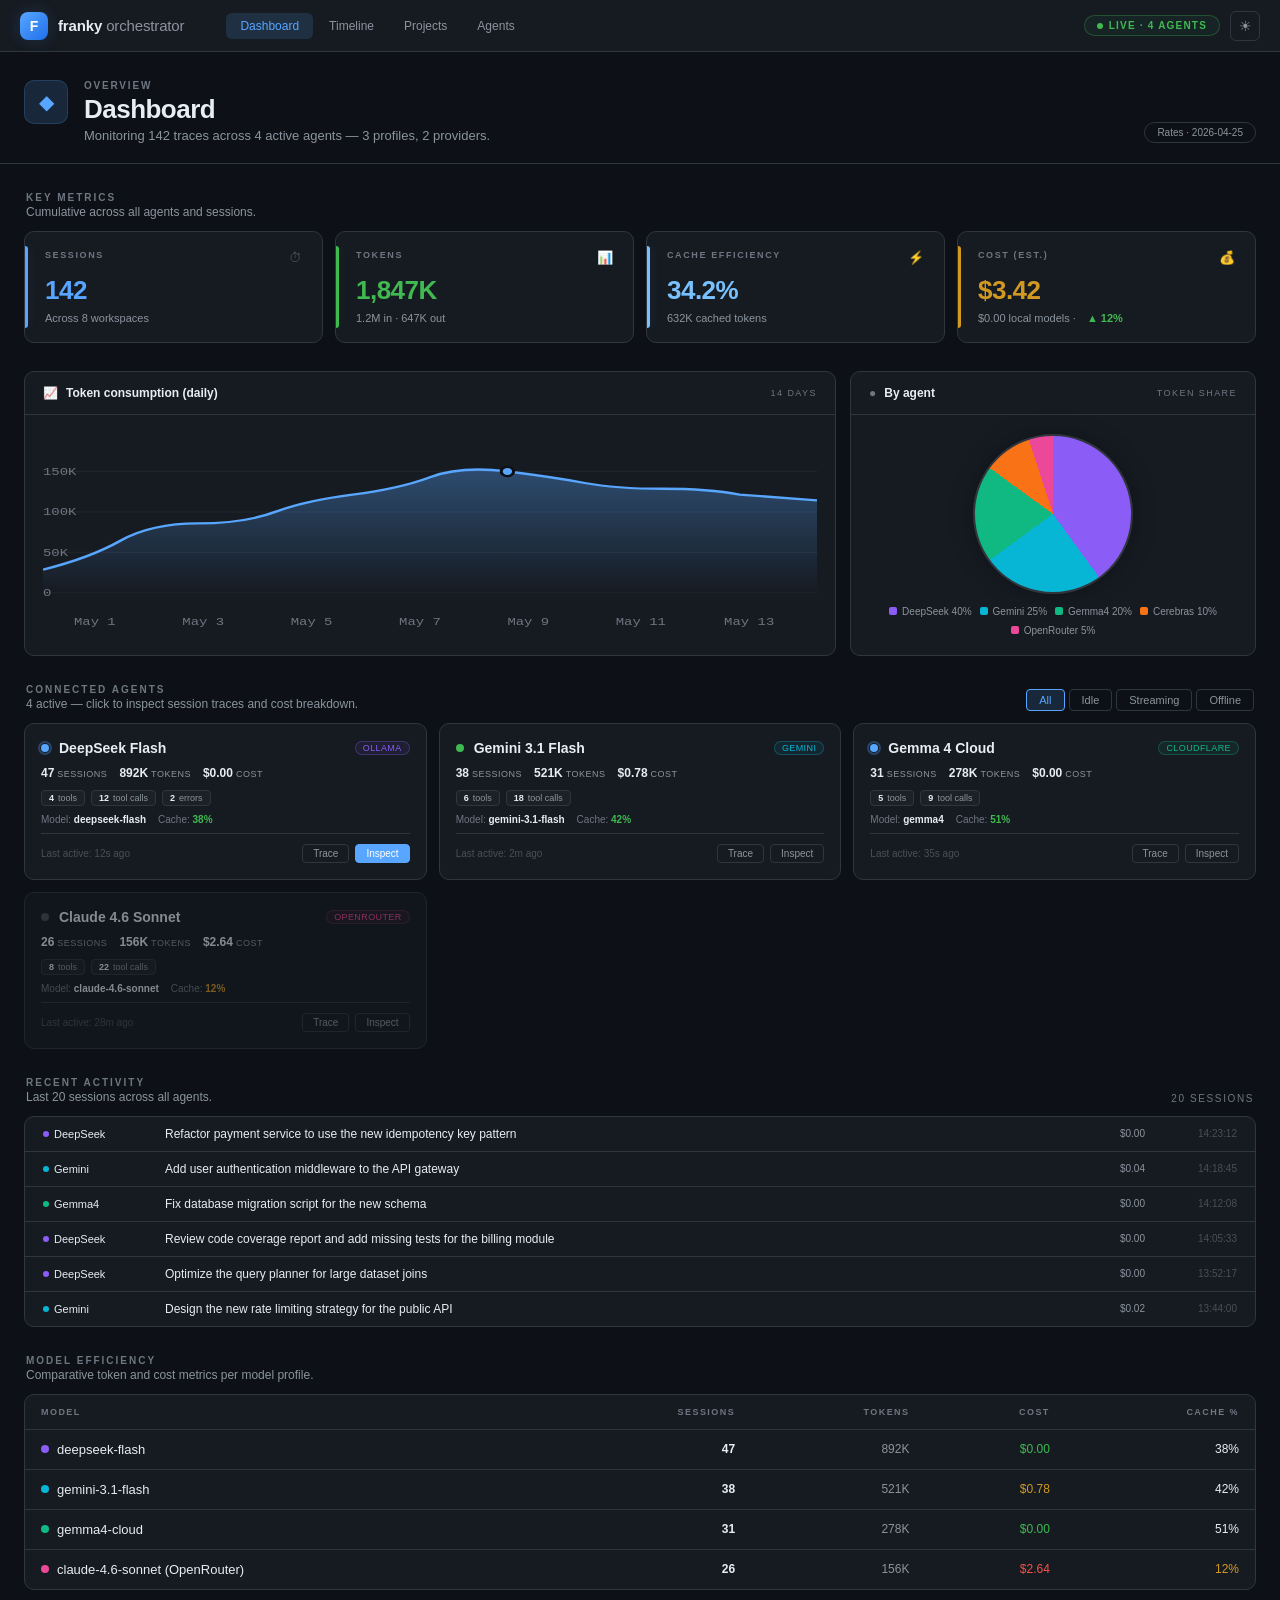
<file: docs/wireframes/wireframe-1-analytics-dashboard.html>
<!DOCTYPE html>
<html lang="en">
<head>
<meta charset="utf-8">
<title>Wireframe 1 — Franky Analytics Dashboard</title>
<style>
*, *::before, *::after { box-sizing: border-box; margin: 0; padding: 0; }

:root {
  --bg: #0d1117;
  --panel: #161b22;
  --panel-raised: #1c2128;
  --border: #30363d;
  --border-strong: #444c56;
  --text: #e6edf3;
  --text-muted: #8b949e;
  --text-dim: #6e7681;
  --text-faint: #484f58;
  --accent: #58a6ff;
  --accent-glow: rgba(88,166,255,0.15);
  --success: #3fb950;
  --success-glow: rgba(63,185,80,0.12);
  --warn: #d29922;
  --warn-glow: rgba(210,153,34,0.12);
  --error: #f85149;
  --info: #79c0ff;

  --radius: 6px;
  --radius-lg: 10px;

  --profile-deepseek: #8b5cf6;
  --profile-gemini: #06b6d4;
  --profile-gemma4: #10b981;
  --profile-cerebras: #f97316;
  --profile-openrouter: #ec4899;
  --profile-lmstudio: #14b8a6;
}

body {
  font-family: -apple-system, BlinkMacSystemFont, "Segoe UI", Helvetica, Arial, sans-serif;
  font-size: 13px;
  background: var(--bg);
  color: var(--text);
  min-height: 100vh;
  display: flex;
  flex-direction: column;
}

/* ── Header ──────────────────────────────────────────────────── */
.header {
  display: flex; align-items: center; gap: 14px;
  padding: 0 20px; height: 52px;
  background: var(--panel);
  border-bottom: 1px solid var(--border);
  flex-shrink: 0;
}
.header-brand {
  display: flex; align-items: center; gap: 10px;
}
.header-brand-logo {
  width: 28px; height: 28px;
  border-radius: 8px;
  background: linear-gradient(135deg, var(--accent), #1f6feb);
  display: grid; place-items: center;
  font-size: 14px; font-weight: 800; color: #fff;
  box-shadow: 0 0 16px var(--accent-glow);
}
.header-brand-name {
  font-size: 15px; font-weight: 700; letter-spacing: -0.01em;
}
.header-brand-name span { font-weight: 400; color: var(--text-muted); }
.header-nav {
  display: flex; gap: 2px; margin-left: 28px;
}
.header-nav a {
  padding: 6px 14px; border-radius: var(--radius);
  font-size: 12px; font-weight: 500;
  color: var(--text-muted); text-decoration: none;
  transition: background 120ms, color 120ms;
}
.header-nav a:hover { color: var(--text); background: rgba(255,255,255,0.04); }
.header-nav a.active {
  color: var(--accent);
  background: var(--accent-glow);
}
.spacer { flex: 1; }
.header-actions {
  display: flex; align-items: center; gap: 10px;
}
.live-pill {
  display: flex; align-items: center; gap: 6px;
  font-size: 10px; font-weight: 600; text-transform: uppercase;
  letter-spacing: 0.12em; color: var(--success);
  padding: 4px 12px;
  border: 1px solid rgba(63,185,80,0.3);
  border-radius: 20px;
  background: rgba(63,185,80,0.06);
}
.live-pill .ping {
  width: 6px; height: 6px; border-radius: 50%;
  background: var(--success);
  animation: ping 1.4s ease-in-out infinite;
}
@keyframes ping {
  0%, 100% { opacity: 1; transform: scale(1); }
  50% { opacity: 0.4; transform: scale(1.4); }
}
.theme-btn {
  width: 30px; height: 30px; border-radius: var(--radius);
  border: 1px solid var(--border); background: transparent;
  color: var(--text-muted); cursor: pointer;
  display: grid; place-items: center;
  font-size: 14px;
}
.theme-btn:hover { border-color: var(--border-strong); color: var(--text); }

/* ── Page header ─────────────────────────────────────────────── */
.page-header {
  padding: 28px 24px 20px;
  border-bottom: 1px solid var(--border);
  display: flex; align-items: flex-end; justify-content: space-between;
}
.page-header-left { display: flex; align-items: flex-start; gap: 16px; }
.page-header-icon {
  width: 44px; height: 44px; border-radius: var(--radius-lg);
  background: var(--accent-glow);
  border: 1px solid rgba(88,166,255,0.2);
  display: grid; place-items: center;
  font-size: 20px; color: var(--accent);
}
.page-header h1 {
  font-size: 26px; font-weight: 700; letter-spacing: -0.02em;
  line-height: 1.1;
}
.page-header .eyebrow {
  font-size: 10px; font-weight: 600; text-transform: uppercase;
  letter-spacing: 0.18em; color: var(--text-dim);
  margin-bottom: 4px;
}
.page-header .desc {
  font-size: 13px; color: var(--text-muted);
  margin-top: 4px; max-width: 520px;
}

/* ── Main ────────────────────────────────────────────────────── */
main { flex: 1; overflow-y: auto; padding: 0 24px 40px; }

/* ── Section ─────────────────────────────────────────────────── */
.section { margin-top: 28px; }
.section-header {
  display: flex; align-items: flex-end; justify-content: space-between;
  margin-bottom: 12px; padding: 0 2px;
}
.section-title {
  font-size: 10px; font-weight: 700; text-transform: uppercase;
  letter-spacing: 0.2em; color: var(--text-dim);
}
.section-desc {
  font-size: 12px; color: var(--text-muted); margin-top: 2px;
}
.section-actions { display: flex; gap: 8px; }

/* ── KPI Strip ───────────────────────────────────────────────── */
.kpi-grid {
  display: grid;
  grid-template-columns: repeat(auto-fit, minmax(200px, 1fr));
  gap: 12px;
}
.kpi-tile {
  position: relative; overflow: hidden;
  border-radius: var(--radius-lg);
  border: 1px solid var(--border);
  background: var(--panel);
  padding: 18px 20px;
  transition: border-color 150ms;
}
.kpi-tile:hover { border-color: var(--border-strong); }
.kpi-tile-accent {
  position: absolute; left: 0; top: 14px; bottom: 14px;
  width: 3px; border-radius: 0 3px 3px 0;
}
.kpi-tile-top {
  display: flex; align-items: flex-start; justify-content: space-between;
}
.kpi-tile-label {
  font-size: 9px; font-weight: 700; text-transform: uppercase;
  letter-spacing: 0.18em; color: var(--text-dim);
}
.kpi-tile-icon { color: var(--text-faint); }
.kpi-tile-value {
  margin-top: 10px;
  font-size: 26px; font-weight: 700;
  letter-spacing: -0.02em; font-variant-numeric: tabular-nums;
}
.kpi-tile-hint {
  margin-top: 6px;
  font-size: 11px; color: var(--text-muted); font-variant-numeric: tabular-nums;
}
.kpi-tile-delta {
  display: inline-flex; align-items: center; gap: 3px;
  font-size: 11px; font-weight: 600; margin-left: 8px;
}
.kpi-tile-delta.up { color: var(--success); }
.kpi-tile-delta.down { color: var(--error); }

/* ── Chart cards ─────────────────────────────────────────────── */
.chart-grid {
  display: grid;
  grid-template-columns: 2fr 1fr;
  gap: 14px;
}
.chart-card {
  border-radius: var(--radius-lg);
  border: 1px solid var(--border);
  background: var(--panel);
  overflow: hidden;
}
.chart-card-header {
  display: flex; align-items: center; justify-content: space-between;
  padding: 14px 18px;
  border-bottom: 1px solid var(--border);
}
.chart-card-title {
  font-size: 12px; font-weight: 600;
  display: flex; align-items: center; gap: 8px;
}
.chart-card-eyebrow {
  font-size: 9px; text-transform: uppercase; letter-spacing: 0.16em;
  color: var(--text-dim);
}
.chart-body {
  padding: 16px 18px;
  height: 240px;
  position: relative;
}

/* ── Mock SVG chart ─────────────────────────────────────────── */
.mock-chart { width: 100%; height: 100%; }
.mock-chart .grid-line { stroke: rgba(255,255,255,0.04); stroke-width: 1; }
.mock-chart .axis-label { fill: var(--text-dim); font-size: 9px; font-family: monospace; }
.mock-chart .area-fill { fill: url(#area-grad); }
.mock-chart .area-line { stroke: var(--accent); stroke-width: 2; fill: none; }

/* ── Agent bar chart (mock) ──────────────────────────────────── */
.agent-bars { display: flex; flex-direction: column; gap: 10px; margin-top: 8px; }
.agent-bar-row { display: flex; align-items: center; gap: 10px; }
.agent-bar-label {
  width: 80px; font-size: 11px; font-weight: 500;
  display: flex; align-items: center; gap: 6px;
  flex-shrink: 0;
}
.agent-bar-label .dot { width: 7px; height: 7px; border-radius: 50%; flex-shrink: 0; }
.agent-bar-track {
  flex: 1; height: 18px;
  background: rgba(255,255,255,0.04);
  border-radius: 9px; overflow: hidden;
  position: relative;
}
.agent-bar-fill {
  height: 100%; border-radius: 9px;
  transition: width 300ms;
}
.agent-bar-val {
  width: 60px; text-align: right;
  font-size: 11px; font-weight: 600; font-variant-numeric: tabular-nums;
  color: var(--text-muted); flex-shrink: 0;
}

/* ── Model pie (mock) ────────────────────────────────────────── */
.pie-mock {
  width: 160px; height: 160px; border-radius: 50%;
  margin: 0 auto;
  background: conic-gradient(
    var(--profile-deepseek) 0deg 144deg,
    var(--profile-gemini) 144deg 234deg,
    var(--profile-gemma4) 234deg 306deg,
    var(--profile-cerebras) 306deg 342deg,
    var(--profile-openrouter) 342deg 360deg
  );
  border: 2px solid var(--border);
  box-shadow: 0 0 24px rgba(0,0,0,0.3);
}
.pie-legend {
  display: flex; flex-wrap: wrap; gap: 8px; justify-content: center;
  margin-top: 12px;
}
.pie-legend-item {
  display: flex; align-items: center; gap: 5px;
  font-size: 10px; color: var(--text-muted);
}
.pie-legend-swatch {
  width: 8px; height: 8px; border-radius: 2px; flex-shrink: 0;
}

/* ── Agent grid ──────────────────────────────────────────────── */
.agent-grid {
  display: grid;
  grid-template-columns: repeat(auto-fill, minmax(310px, 1fr));
  gap: 12px;
}
.agent-card {
  border-radius: var(--radius-lg);
  border: 1px solid var(--border);
  background: var(--panel);
  padding: 16px;
  cursor: pointer;
  transition: border-color 150ms, background 150ms;
  position: relative;
}
.agent-card:hover {
  border-color: rgba(88,166,255,0.35);
  background: var(--panel-raised);
}
.agent-card-head {
  display: flex; align-items: center; gap: 10px;
  margin-bottom: 10px;
}
.agent-status-dot {
  width: 8px; height: 8px; border-radius: 50%; flex-shrink: 0;
  position: relative;
}
.agent-status-dot.idle { background: var(--success); }
.agent-status-dot.streaming {
  background: var(--accent);
  animation: pulse 1.2s ease-in-out infinite;
}
.agent-status-dot.error { background: var(--error); }
.agent-status-dot.offline { background: var(--text-faint); }
@keyframes pulse { 0%,100% { opacity: 1; } 50% { opacity: 0.3; } }

/* Streaming glow ring */
.agent-status-dot.streaming::after {
  content: '';
  position: absolute; inset: -3px;
  border-radius: 50%;
  border: 2px solid var(--accent);
  opacity: 0.3;
  animation: ring-pulse 1.8s ease-out infinite;
}
@keyframes ring-pulse {
  0% { transform: scale(0.8); opacity: 0.6; }
  100% { transform: scale(1.4); opacity: 0; }
}

.agent-name { font-weight: 600; font-size: 14px; }
.agent-profile-tag {
  font-size: 9px; text-transform: uppercase; letter-spacing: 0.4px;
  padding: 1px 7px; border-radius: 8px;
  border: 1px solid var(--border);
  color: var(--text-muted); margin-left: auto; white-space: nowrap;
}
.agent-profile-accent {
  font-size: 9px; text-transform: uppercase; letter-spacing: 0.4px;
  padding: 1px 7px; border-radius: 8px; border: 1px solid;
  margin-left: auto; white-space: nowrap;
}

/* ── Stats row ───────────────────────────────────────────────── */
.agent-stats {
  display: flex; gap: 12px; margin-bottom: 10px; flex-wrap: wrap;
}
.agent-stats .stat { display: flex; gap: 3px; align-items: baseline; }
.agent-stats .stat .val {
  font-weight: 600; font-size: 12px;
  color: var(--text); font-variant-numeric: tabular-nums;
}
.agent-stats .stat .lbl {
  font-size: 9px; color: var(--text-muted); text-transform: uppercase;
  letter-spacing: 0.5px;
}

/* ── Tool badges ─────────────────────────────────────────────── */
.agent-tools {
  display: flex; gap: 6px; margin-bottom: 8px; flex-wrap: wrap;
}
.agent-tools .tool-badge {
  font-size: 9px; padding: 2px 7px; border-radius: 4px;
  background: var(--panel-raised); border: 1px solid var(--border);
  color: var(--text-muted);
  display: flex; gap: 4px; align-items: center;
}
.agent-tools .tool-badge .count {
  color: var(--text); font-weight: 600;
}

/* ── Footer meta ─────────────────────────────────────────────── */
.agent-footer {
  display: flex; align-items: center; justify-content: space-between;
  margin-top: 6px; padding-top: 10px;
  border-top: 1px solid var(--border);
}
.agent-last-seen { font-size: 10px; color: var(--text-faint); }
.agent-actions { display: flex; gap: 6px; }
.agent-actions button {
  padding: 3px 10px; font-size: 10px; font-family: inherit;
  border: 1px solid var(--border); border-radius: 4px;
  background: transparent; color: var(--text-muted); cursor: pointer;
  transition: all 120ms;
}
.agent-actions button:hover {
  border-color: var(--accent); color: var(--accent);
  background: var(--accent-glow);
}

/* ── Empty state ─────────────────────────────────────────────── */
.empty-state {
  display: flex; flex-direction: column; align-items: center;
  text-align: center; gap: 12px; padding: 48px 20px;
}
.empty-icon {
  width: 48px; height: 48px; border-radius: var(--radius-lg);
  border: 1px solid var(--border); background: var(--panel);
  display: grid; place-items: center;
  font-size: 22px; color: var(--text-faint);
}
.empty-title { font-size: 15px; font-weight: 600; color: var(--text); }
.empty-desc { font-size: 13px; color: var(--text-muted); max-width: 400px; line-height: 1.5; }

/* ── Toolbar ─────────────────────────────────────────────────── */
.toolbar {
  display: flex; align-items: center; gap: 10px;
  padding: 8px 0;
  flex-wrap: wrap;
}
.toolbar input {
  background: var(--panel); border: 1px solid var(--border);
  border-radius: var(--radius); color: var(--text);
  padding: 6px 12px; font-size: 13px; font-family: inherit;
  width: 260px; outline: none;
}
.toolbar input:focus { border-color: var(--accent); }
.toolbar input::placeholder { color: var(--text-faint); }

.filter-group { display: flex; gap: 4px; }
.filter-btn {
  padding: 4px 12px; border: 1px solid var(--border);
  border-radius: 4px; background: transparent;
  color: var(--text-muted); font-size: 11px; cursor: pointer;
  font-family: inherit; transition: all 120ms;
}
.filter-btn:hover { border-color: rgba(88,166,255,0.4); color: var(--text); }
.filter-btn.active {
  background: var(--accent-glow); border-color: var(--accent); color: var(--accent);
}

/* ── Recent activity table ───────────────────────────────────── */
.activity-card {
  border-radius: var(--radius-lg);
  border: 1px solid var(--border);
  background: var(--panel);
  overflow: hidden;
}
.activity-list { max-height: 480px; overflow-y: auto; }
.activity-row {
  display: flex; align-items: center; gap: 12px;
  padding: 10px 18px;
  border-bottom: 1px solid var(--border);
  cursor: pointer; transition: background 80ms;
}
.activity-row:last-child { border-bottom: none; }
.activity-row:hover { background: rgba(255,255,255,0.02); }
.activity-row .agent-id {
  display: flex; align-items: center; gap: 5px;
  width: 110px; flex-shrink: 0; font-size: 11px;
}
.activity-row .agent-id .dot { width: 6px; height: 6px; border-radius: 50%; }
.activity-row .msg {
  flex: 1; font-size: 12px; color: var(--text);
  white-space: nowrap; overflow: hidden; text-overflow: ellipsis;
}
.activity-row .time {
  font-size: 10px; color: var(--text-faint); font-variant-numeric: tabular-nums;
  width: 80px; text-align: right; flex-shrink: 0;
}
.activity-row .cost {
  font-size: 10px; color: var(--text-muted); font-variant-numeric: tabular-nums;
  width: 60px; text-align: right; flex-shrink: 0;
}

/* ── Scrollbar ───────────────────────────────────────────────── */
::-webkit-scrollbar { width: 6px; }
::-webkit-scrollbar-track { background: transparent; }
::-webkit-scrollbar-thumb { background: var(--border); border-radius: 3px; }
::-webkit-scrollbar-thumb:hover { background: var(--border-strong); }
</style>
</head>
<body>

<!-- ═══════════════════ HEADER ═══════════════════ -->
<header class="header">
  <div class="header-brand">
    <div class="header-brand-logo">F</div>
    <div class="header-brand-name">franky<span> orchestrator</span></div>
  </div>
  <nav class="header-nav">
    <a href="#" class="active">Dashboard</a>
    <a href="#">Timeline</a>
    <a href="#">Projects</a>
    <a href="#">Agents</a>
  </nav>
  <div class="spacer"></div>
  <div class="header-actions">
    <span class="live-pill">
      <span class="ping"></span>
      Live · 4 agents
    </span>
    <button class="theme-btn" title="Toggle theme">☀</button>
  </div>
</header>

<!-- ═══════════════════ PAGE HEADER ═══════════════════ -->
<div class="page-header">
  <div class="page-header-left">
    <div class="page-header-icon">◆</div>
    <div>
      <div class="eyebrow">Overview</div>
      <h1>Dashboard</h1>
      <div class="desc">Monitoring 142 traces across 4 active agents — 3 profiles, 2 providers.</div>
    </div>
  </div>
  <div style="display:flex;gap:8px;">
    <span style="font-size:10px;padding:4px 12px;border-radius:20px;border:1px solid var(--border);color:var(--text-muted);">
      Rates · 2026-04-25
    </span>
  </div>
</div>

<!-- ═══════════════════ MAIN ═══════════════════ -->
<main>

  <!-- ─── KPI Strip ─── -->
  <section class="section">
    <div class="section-header">
      <div>
        <div class="section-title">Key metrics</div>
        <div class="section-desc">Cumulative across all agents and sessions.</div>
      </div>
    </div>
    <div class="kpi-grid">
      <div class="kpi-tile">
        <div class="kpi-tile-accent" style="background:var(--accent);box-shadow:0 0 12px var(--accent-glow);"></div>
        <div class="kpi-tile-top">
          <span class="kpi-tile-label">Sessions</span>
          <span class="kpi-tile-icon">⏱</span>
        </div>
        <div class="kpi-tile-value" style="color:var(--accent);">142</div>
        <div class="kpi-tile-hint">Across 8 workspaces</div>
      </div>

      <div class="kpi-tile">
        <div class="kpi-tile-accent" style="background:var(--success);box-shadow:0 0 12px var(--success-glow);"></div>
        <div class="kpi-tile-top">
          <span class="kpi-tile-label">Tokens</span>
          <span class="kpi-tile-icon">📊</span>
        </div>
        <div class="kpi-tile-value" style="color:var(--success);">1,847K</div>
        <div class="kpi-tile-hint">1.2M in · 647K out</div>
      </div>

      <div class="kpi-tile">
        <div class="kpi-tile-accent" style="background:var(--info);box-shadow:0 0 12px rgba(121,192,255,0.15);"></div>
        <div class="kpi-tile-top">
          <span class="kpi-tile-label">Cache efficiency</span>
          <span class="kpi-tile-icon">⚡</span>
        </div>
        <div class="kpi-tile-value" style="color:var(--info);">34.2%</div>
        <div class="kpi-tile-hint">632K cached tokens</div>
      </div>

      <div class="kpi-tile">
        <div class="kpi-tile-accent" style="background:var(--warn);box-shadow:0 0 12px var(--warn-glow);"></div>
        <div class="kpi-tile-top">
          <span class="kpi-tile-label">Cost (est.)</span>
          <span class="kpi-tile-icon">💰</span>
        </div>
        <div class="kpi-tile-value" style="color:var(--warn);">$3.42</div>
        <div class="kpi-tile-hint">
          $0.00 local models ·
          <span class="kpi-tile-delta up">▲ 12%</span>
        </div>
      </div>
    </div>
  </section>

  <!-- ─── Charts: Area + Pie ─── -->
  <section class="section">
    <div class="chart-grid">
      <!-- Daily area chart -->
      <div class="chart-card">
        <div class="chart-card-header">
          <div class="chart-card-title">
            <span style="color:var(--accent);">📈</span> Token consumption (daily)
          </div>
          <span class="chart-card-eyebrow">14 days</span>
        </div>
        <div class="chart-body">
          <svg class="mock-chart" viewBox="0 0 500 180" preserveAspectRatio="none">
            <defs>
              <linearGradient id="area-grad" x1="0" y1="0" x2="0" y2="1">
                <stop offset="0%" stop-color="#58a6ff" stop-opacity="0.35"/>
                <stop offset="100%" stop-color="#58a6ff" stop-opacity="0"/>
              </linearGradient>
            </defs>
            <!-- Grid -->
            <line class="grid-line" x1="0" y1="140" x2="500" y2="140"/>
            <line class="grid-line" x1="0" y1="105" x2="500" y2="105"/>
            <line class="grid-line" x1="0" y1="70" x2="500" y2="70"/>
            <line class="grid-line" x1="0" y1="35" x2="500" y2="35"/>
            <!-- Area -->
            <path class="area-fill" d="M0,140 L0,120 Q30,110 50,95 T100,80 T150,70 T200,55 T250,40 T300,35 T350,45 T400,50 T450,55 L500,60 L500,140 Z"/>
            <path class="area-line" d="M0,120 Q30,110 50,95 T100,80 T150,70 T200,55 T250,40 T300,35 T350,45 T400,50 T450,55 L500,60"/>
            <!-- Dot at peak -->
            <circle cx="300" cy="35" r="4" fill="#58a6ff" stroke="#0d1117" stroke-width="2"/>
            <!-- X-axis ticks -->
            <text class="axis-label" x="20" y="168">May 1</text>
            <text class="axis-label" x="90" y="168">May 3</text>
            <text class="axis-label" x="160" y="168">May 5</text>
            <text class="axis-label" x="230" y="168">May 7</text>
            <text class="axis-label" x="300" y="168">May 9</text>
            <text class="axis-label" x="370" y="168">May 11</text>
            <text class="axis-label" x="440" y="168">May 13</text>
            <!-- Y-axis labels -->
            <text class="axis-label" x="0" y="143">0</text>
            <text class="axis-label" x="0" y="108">50K</text>
            <text class="axis-label" x="0" y="73">100K</text>
            <text class="axis-label" x="0" y="38">150K</text>
          </svg>
        </div>
      </div>

      <!-- Agent distribution pie -->
      <div class="chart-card">
        <div class="chart-card-header">
          <div class="chart-card-title">
            <span style="color:var(--text-dim);">●</span> By agent
          </div>
          <span class="chart-card-eyebrow">Token share</span>
        </div>
        <div class="chart-body" style="display:flex;flex-direction:column;align-items:center;justify-content:center;">
          <div class="pie-mock"></div>
          <div class="pie-legend">
            <div class="pie-legend-item"><span class="pie-legend-swatch" style="background:var(--profile-deepseek);"></span> DeepSeek 40%</div>
            <div class="pie-legend-item"><span class="pie-legend-swatch" style="background:var(--profile-gemini);"></span> Gemini 25%</div>
            <div class="pie-legend-item"><span class="pie-legend-swatch" style="background:var(--profile-gemma4);"></span> Gemma4 20%</div>
            <div class="pie-legend-item"><span class="pie-legend-swatch" style="background:var(--profile-cerebras);"></span> Cerebras 10%</div>
            <div class="pie-legend-item"><span class="pie-legend-swatch" style="background:var(--profile-openrouter);"></span> OpenRouter 5%</div>
          </div>
        </div>
      </div>
    </div>
  </section>

  <!-- ─── Connected Agents ─── -->
  <section class="section">
    <div class="section-header">
      <div>
        <div class="section-title">Connected agents</div>
        <div class="section-desc">4 active — click to inspect session traces and cost breakdown.</div>
      </div>
      <div class="section-actions">
        <div class="filter-group">
          <button class="filter-btn active">All</button>
          <button class="filter-btn">Idle</button>
          <button class="filter-btn">Streaming</button>
          <button class="filter-btn">Offline</button>
        </div>
      </div>
    </div>

    <div class="agent-grid">
      <!-- Card: DeepSeek Flash (streaming) -->
      <div class="agent-card">
        <div class="agent-card-head">
          <span class="agent-status-dot streaming"></span>
          <span class="agent-name">DeepSeek Flash</span>
          <span class="agent-profile-accent" style="border-color:rgba(139,92,246,0.3);color:var(--profile-deepseek);background:rgba(139,92,246,0.08);">
            ollama
          </span>
        </div>
        <div class="agent-stats">
          <div class="stat"><span class="val">47</span> <span class="lbl">sessions</span></div>
          <div class="stat"><span class="val">892K</span> <span class="lbl">tokens</span></div>
          <div class="stat"><span class="val">$0.00</span> <span class="lbl">cost</span></div>
        </div>
        <div class="agent-tools">
          <span class="tool-badge"><span class="count">4</span> tools</span>
          <span class="tool-badge"><span class="count">12</span> tool calls</span>
          <span class="tool-badge"><span class="count">2</span> errors</span>
        </div>
        <div class="agent-meta-row" style="display:flex;gap:12px;font-size:10px;color:var(--text-dim);margin-bottom:8px;">
          <span>Model: <strong style="color:var(--text);">deepseek-flash</strong></span>
          <span>Cache: <strong style="color:var(--success);">38%</strong></span>
        </div>
        <div class="agent-footer">
          <span class="agent-last-seen">Last active: 12s ago</span>
          <div class="agent-actions">
            <button>Trace</button>
            <button style="background:var(--accent);border-color:var(--accent);color:#fff;">Inspect</button>
          </div>
        </div>
      </div>

      <!-- Card: Gemini (idle) -->
      <div class="agent-card">
        <div class="agent-card-head">
          <span class="agent-status-dot idle"></span>
          <span class="agent-name">Gemini 3.1 Flash</span>
          <span class="agent-profile-accent" style="border-color:rgba(6,182,212,0.3);color:var(--profile-gemini);background:rgba(6,182,212,0.08);">
            gemini
          </span>
        </div>
        <div class="agent-stats">
          <div class="stat"><span class="val">38</span> <span class="lbl">sessions</span></div>
          <div class="stat"><span class="val">521K</span> <span class="lbl">tokens</span></div>
          <div class="stat"><span class="val">$0.78</span> <span class="lbl">cost</span></div>
        </div>
        <div class="agent-tools">
          <span class="tool-badge"><span class="count">6</span> tools</span>
          <span class="tool-badge"><span class="count">18</span> tool calls</span>
        </div>
        <div class="agent-meta-row" style="display:flex;gap:12px;font-size:10px;color:var(--text-dim);margin-bottom:8px;">
          <span>Model: <strong style="color:var(--text);">gemini-3.1-flash</strong></span>
          <span>Cache: <strong style="color:var(--success);">42%</strong></span>
        </div>
        <div class="agent-footer">
          <span class="agent-last-seen">Last active: 2m ago</span>
          <div class="agent-actions">
            <button>Trace</button>
            <button>Inspect</button>
          </div>
        </div>
      </div>

      <!-- Card: Gemma4 Cloud (streaming) -->
      <div class="agent-card">
        <div class="agent-card-head">
          <span class="agent-status-dot streaming"></span>
          <span class="agent-name">Gemma 4 Cloud</span>
          <span class="agent-profile-accent" style="border-color:rgba(16,185,129,0.3);color:var(--profile-gemma4);background:rgba(16,185,129,0.08);">
            cloudflare
          </span>
        </div>
        <div class="agent-stats">
          <div class="stat"><span class="val">31</span> <span class="lbl">sessions</span></div>
          <div class="stat"><span class="val">278K</span> <span class="lbl">tokens</span></div>
          <div class="stat"><span class="val">$0.00</span> <span class="lbl">cost</span></div>
        </div>
        <div class="agent-tools">
          <span class="tool-badge"><span class="count">5</span> tools</span>
          <span class="tool-badge"><span class="count">9</span> tool calls</span>
        </div>
        <div class="agent-meta-row" style="display:flex;gap:12px;font-size:10px;color:var(--text-dim);margin-bottom:8px;">
          <span>Model: <strong style="color:var(--text);">gemma4</strong></span>
          <span>Cache: <strong style="color:var(--success);">51%</strong></span>
        </div>
        <div class="agent-footer">
          <span class="agent-last-seen">Last active: 35s ago</span>
          <div class="agent-actions">
            <button>Trace</button>
            <button>Inspect</button>
          </div>
        </div>
      </div>

      <!-- Card: OpenRouter (offline) -->
      <div class="agent-card" style="opacity:0.55;">
        <div class="agent-card-head">
          <span class="agent-status-dot offline"></span>
          <span class="agent-name">Claude 4.6 Sonnet</span>
          <span class="agent-profile-accent" style="border-color:rgba(236,72,153,0.2);color:var(--profile-openrouter);background:rgba(236,72,153,0.06);">
            openrouter
          </span>
        </div>
        <div class="agent-stats">
          <div class="stat"><span class="val">26</span> <span class="lbl">sessions</span></div>
          <div class="stat"><span class="val">156K</span> <span class="lbl">tokens</span></div>
          <div class="stat"><span class="val">$2.64</span> <span class="lbl">cost</span></div>
        </div>
        <div class="agent-tools">
          <span class="tool-badge"><span class="count">8</span> tools</span>
          <span class="tool-badge"><span class="count">22</span> tool calls</span>
        </div>
        <div class="agent-meta-row" style="display:flex;gap:12px;font-size:10px;color:var(--text-dim);margin-bottom:8px;">
          <span>Model: <strong style="color:var(--text);">claude-4.6-sonnet</strong></span>
          <span>Cache: <strong style="color:var(--warn);">12%</strong></span>
        </div>
        <div class="agent-footer">
          <span class="agent-last-seen">Last active: 28m ago</span>
          <div class="agent-actions">
            <button>Trace</button>
            <button>Inspect</button>
          </div>
        </div>
      </div>
    </div>
  </section>

  <!-- ─── Recent Activity + Model Table ─── -->
  <section class="section">
    <div class="section-header">
      <div>
        <div class="section-title">Recent activity</div>
        <div class="section-desc">Last 20 sessions across all agents.</div>
      </div>
      <div class="section-actions">
        <span style="font-size:10px;letter-spacing:0.16em;text-transform:uppercase;color:var(--text-dim);">20 sessions</span>
      </div>
    </div>

    <div class="activity-card">
      <div class="activity-list">
        <div class="activity-row">
          <div class="agent-id">
            <span class="dot" style="background:var(--profile-deepseek);"></span>
            DeepSeek
          </div>
          <span class="msg">Refactor payment service to use the new idempotency key pattern</span>
          <span class="cost">$0.00</span>
          <span class="time">14:23:12</span>
        </div>
        <div class="activity-row">
          <div class="agent-id">
            <span class="dot" style="background:var(--profile-gemini);"></span>
            Gemini
          </div>
          <span class="msg">Add user authentication middleware to the API gateway</span>
          <span class="cost">$0.04</span>
          <span class="time">14:18:45</span>
        </div>
        <div class="activity-row">
          <div class="agent-id">
            <span class="dot" style="background:var(--profile-gemma4);"></span>
            Gemma4
          </div>
          <span class="msg">Fix database migration script for the new schema</span>
          <span class="cost">$0.00</span>
          <span class="time">14:12:08</span>
        </div>
        <div class="activity-row">
          <div class="agent-id">
            <span class="dot" style="background:var(--profile-deepseek);"></span>
            DeepSeek
          </div>
          <span class="msg">Review code coverage report and add missing tests for the billing module</span>
          <span class="cost">$0.00</span>
          <span class="time">14:05:33</span>
        </div>
        <div class="activity-row">
          <div class="agent-id">
            <span class="dot" style="background:var(--profile-deepseek);"></span>
            DeepSeek
          </div>
          <span class="msg">Optimize the query planner for large dataset joins</span>
          <span class="cost">$0.00</span>
          <span class="time">13:52:17</span>
        </div>
        <div class="activity-row">
          <div class="agent-id">
            <span class="dot" style="background:var(--profile-gemini);"></span>
            Gemini
          </div>
          <span class="msg">Design the new rate limiting strategy for the public API</span>
          <span class="cost">$0.02</span>
          <span class="time">13:44:00</span>
        </div>
      </div>
    </div>
  </section>

  <!-- ─── Model Comparison Table ─── -->
  <section class="section">
    <div class="section-header">
      <div>
        <div class="section-title">Model efficiency</div>
        <div class="section-desc">Comparative token and cost metrics per model profile.</div>
      </div>
    </div>
    <div class="chart-card">
      <div style="overflow-x:auto;">
        <table style="width:100%;border-collapse:collapse;">
          <thead>
            <tr style="border-bottom:1px solid var(--border);">
              <th style="padding:12px 16px;font-size:9px;font-weight:700;text-transform:uppercase;letter-spacing:0.16em;color:var(--text-dim);text-align:left;">Model</th>
              <th style="padding:12px 16px;font-size:9px;font-weight:700;text-transform:uppercase;letter-spacing:0.16em;color:var(--text-dim);text-align:right;">Sessions</th>
              <th style="padding:12px 16px;font-size:9px;font-weight:700;text-transform:uppercase;letter-spacing:0.16em;color:var(--text-dim);text-align:right;">Tokens</th>
              <th style="padding:12px 16px;font-size:9px;font-weight:700;text-transform:uppercase;letter-spacing:0.16em;color:var(--text-dim);text-align:right;">Cost</th>
              <th style="padding:12px 16px;font-size:9px;font-weight:700;text-transform:uppercase;letter-spacing:0.16em;color:var(--text-dim);text-align:right;">Cache %</th>
            </tr>
          </thead>
          <tbody>
            <tr style="border-bottom:1px solid var(--border);">
              <td style="padding:12px 16px;font-size:13px;">
                <span style="display:flex;align-items:center;gap:8px;">
                  <span style="width:8px;height:8px;border-radius:50%;background:var(--profile-deepseek);"></span>
                  deepseek-flash
                </span>
              </td>
              <td style="padding:12px 16px;font-size:12px;font-weight:600;text-align:right;font-variant-numeric:tabular-nums;">47</td>
              <td style="padding:12px 16px;font-size:12px;text-align:right;font-variant-numeric:tabular-nums;color:var(--text-muted);">892K</td>
              <td style="padding:12px 16px;font-size:12px;text-align:right;font-variant-numeric:tabular-nums;color:var(--success);">$0.00</td>
              <td style="padding:12px 16px;font-size:12px;text-align:right;font-variant-numeric:tabular-nums;color:var(--text);">38%</td>
            </tr>
            <tr style="border-bottom:1px solid var(--border);">
              <td style="padding:12px 16px;">
                <span style="display:flex;align-items:center;gap:8px;">
                  <span style="width:8px;height:8px;border-radius:50%;background:var(--profile-gemini);"></span>
                  gemini-3.1-flash
                </span>
              </td>
              <td style="padding:12px 16px;font-size:12px;font-weight:600;text-align:right;font-variant-numeric:tabular-nums;">38</td>
              <td style="padding:12px 16px;font-size:12px;text-align:right;font-variant-numeric:tabular-nums;color:var(--text-muted);">521K</td>
              <td style="padding:12px 16px;font-size:12px;text-align:right;font-variant-numeric:tabular-nums;color:var(--warn);">$0.78</td>
              <td style="padding:12px 16px;font-size:12px;text-align:right;font-variant-numeric:tabular-nums;color:var(--text);">42%</td>
            </tr>
            <tr style="border-bottom:1px solid var(--border);">
              <td style="padding:12px 16px;">
                <span style="display:flex;align-items:center;gap:8px;">
                  <span style="width:8px;height:8px;border-radius:50%;background:var(--profile-gemma4);"></span>
                  gemma4-cloud
                </span>
              </td>
              <td style="padding:12px 16px;font-size:12px;font-weight:600;text-align:right;font-variant-numeric:tabular-nums;">31</td>
              <td style="padding:12px 16px;font-size:12px;text-align:right;font-variant-numeric:tabular-nums;color:var(--text-muted);">278K</td>
              <td style="padding:12px 16px;font-size:12px;text-align:right;font-variant-numeric:tabular-nums;color:var(--success);">$0.00</td>
              <td style="padding:12px 16px;font-size:12px;text-align:right;font-variant-numeric:tabular-nums;color:var(--text);">51%</td>
            </tr>
            <tr>
              <td style="padding:12px 16px;">
                <span style="display:flex;align-items:center;gap:8px;">
                  <span style="width:8px;height:8px;border-radius:50%;background:var(--profile-openrouter);"></span>
                  claude-4.6-sonnet (OpenRouter)
                </span>
              </td>
              <td style="padding:12px 16px;font-size:12px;font-weight:600;text-align:right;font-variant-numeric:tabular-nums;">26</td>
              <td style="padding:12px 16px;font-size:12px;text-align:right;font-variant-numeric:tabular-nums;color:var(--text-muted);">156K</td>
              <td style="padding:12px 16px;font-size:12px;text-align:right;font-variant-numeric:tabular-nums;color:var(--error);">$2.64</td>
              <td style="padding:12px 16px;font-size:12px;text-align:right;font-variant-numeric:tabular-nums;color:var(--warn);">12%</td>
            </tr>
          </tbody>
        </table>
      </div>
    </div>
  </section>

</main>

</body>
</html>
</file>
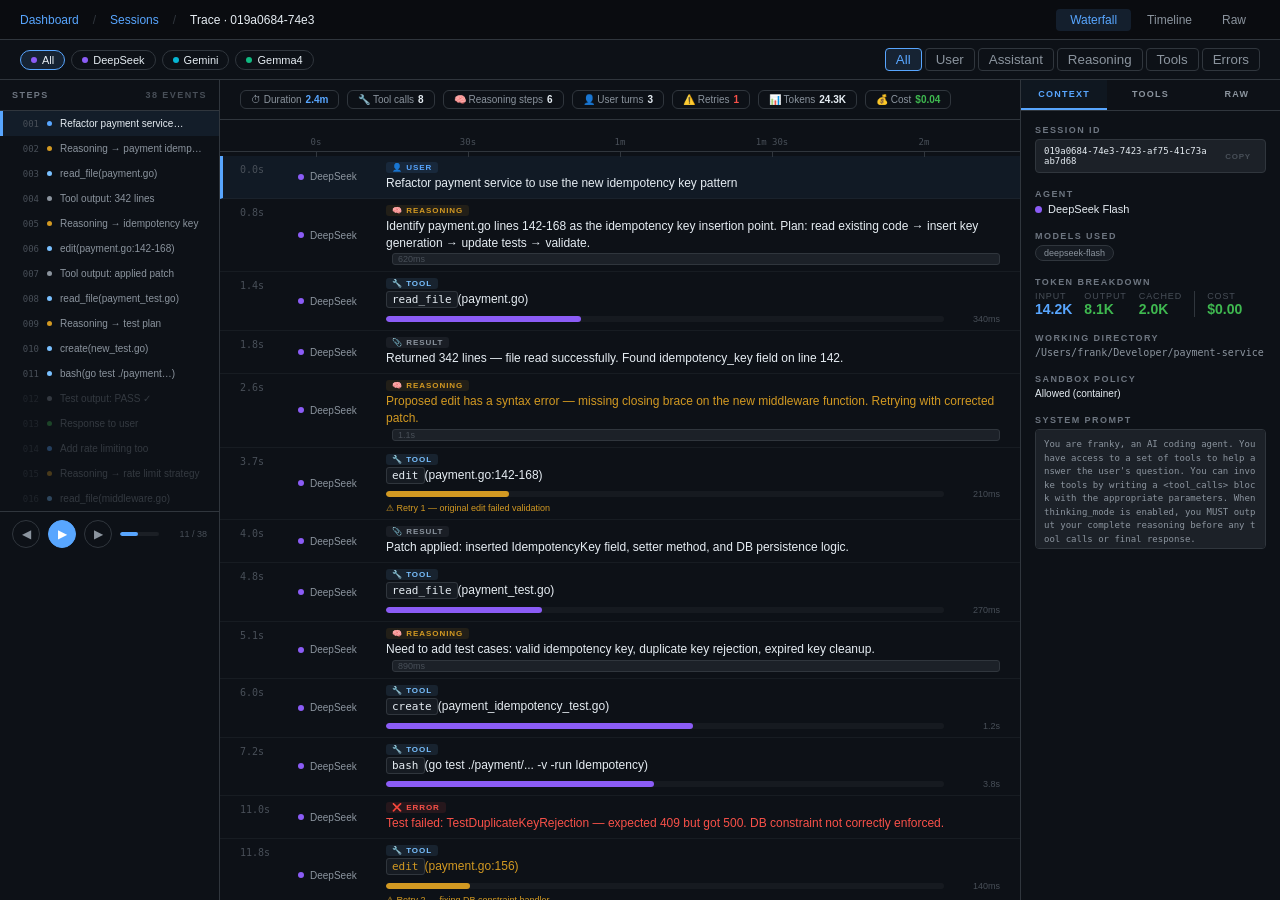
<file: docs/wireframes/wireframe-2-session-trace-waterfall.html>
<!DOCTYPE html>
<html lang="en">
<head>
<meta charset="utf-8">
<title>Wireframe 2 — Franky Session Trace Waterfall</title>
<style>
*, *::before, *::after { box-sizing: border-box; margin: 0; padding: 0; }

:root {
  --bg: #0d1117;
  --panel: #161b22;
  --panel-raised: #1c2128;
  --border: #30363d;
  --border-strong: #444c56;
  --text: #e6edf3;
  --text-muted: #8b949e;
  --text-dim: #6e7681;
  --text-faint: #484f58;
  --accent: #58a6ff;
  --accent-glow: rgba(88,166,255,0.12);
  --success: #3fb950;
  --warn: #d29922;
  --error: #f85149;

  /* Event kind colors */
  --kind-user: #58a6ff;
  --kind-assistant: #3fb950;
  --kind-reasoning: #d29922;
  --kind-tool: #79c0ff;
  --kind-tool-result: #8b949e;
  --kind-meta: #6e7681;

  /* Profile colors */
  --profile-deepseek: #8b5cf6;
  --profile-gemini: #06b6d4;
  --profile-gemma4: #10b981;
  --profile-cerebras: #f97316;
  --radius: 6px;
  --radius-lg: 10px;
}

body {
  font-family: -apple-system, BlinkMacSystemFont, "Segoe UI", Helvetica, Arial, sans-serif;
  font-size: 13px;
  background: var(--bg);
  color: var(--text);
  height: 100vh;
  display: flex;
  flex-direction: column;
  overflow: hidden;
}

/* ── Top bar (breadcrumb + meta) ────────────────────────────── */
.topbar {
  display: flex; align-items: center; gap: 10px;
  padding: 0 20px; height: 40px;
  background: #0a0c10;
  border-bottom: 1px solid var(--border);
  flex-shrink: 0;
  font-size: 12px;
}
.topbar a { color: var(--accent); text-decoration: none; }
.topbar a:hover { text-decoration: underline; }
.topbar .sep { color: var(--border); margin: 0 4px; }
.topbar .spacer { flex: 1; }
.topbar .view-tabs { display: flex; gap: 2px; }
.topbar .view-tab {
  padding: 4px 14px; border-radius: 4px;
  color: var(--text-muted); cursor: pointer; font-size: 12px;
  transition: background 120ms, color 120ms;
}
.topbar .view-tab:hover { color: var(--text); background: rgba(255,255,255,0.04); }
.topbar .view-tab.active {
  background: var(--accent-glow); color: var(--accent);
}

/* ── Toolbar ────────────────────────────────────────────────── */
.toolbar {
  display: flex; align-items: center; gap: 12px;
  padding: 8px 20px;
  border-bottom: 1px solid var(--border);
  flex-shrink: 0;
  flex-wrap: wrap;
}
.toolbar .spacer { flex: 1; }

/* Agent filter tags */
.agent-tags {
  display: flex; gap: 6px;
}
.agent-tag {
  display: flex; align-items: center; gap: 5px;
  padding: 3px 10px; border-radius: 12px;
  font-size: 11px; border: 1px solid var(--border);
  cursor: pointer; user-select: none;
  transition: border-color 120ms, background 120ms;
}
.agent-tag:hover { border-color: rgba(88,166,255,0.4); }
.agent-tag.active { border-color: var(--accent); background: var(--accent-glow); }
.agent-tag .dot { width: 6px; height: 6px; border-radius: 50%; flex-shrink: 0; }

/* Event kind filter */
.event-filters { display: flex; gap: 3px; font-size: 11px; }
.event-btn {
  padding: 3px 10px; border-radius: 4px;
  border: 1px solid var(--border); background: transparent;
  color: var(--text-muted); cursor: pointer; font-family: inherit;
  transition: all 120ms;
}
.event-btn:hover { border-color: rgba(88,166,255,0.4); color: var(--text); }
.event-btn.active { background: var(--accent-glow); border-color: var(--accent); color: var(--accent); }

/* ── Three-panel layout ─────────────────────────────────────── */
.main-layout {
  flex: 1;
  display: grid;
  grid-template-columns: 220px 1fr 260px;
  overflow: hidden;
}

/* ════════════════ LEFT: Step Index ════════════════ */
.step-index {
  border-right: 1px solid var(--border);
  overflow-y: auto;
  background: #0d1117;
}
.step-index-header {
  display: flex; align-items: center; justify-content: space-between;
  padding: 10px 12px;
  border-bottom: 1px solid var(--border);
  font-size: 9px; font-weight: 700; text-transform: uppercase;
  letter-spacing: 0.16em; color: var(--text-dim);
  position: sticky; top: 0;
  background: var(--bg); z-index: 2;
}
.step-index-header .count { color: var(--text-faint); }
.step-item {
  display: flex; align-items: center; gap: 8px;
  padding: 7px 12px;
  cursor: pointer;
  transition: background 80ms;
  font-size: 10px;
  border-left: 3px solid transparent;
}
.step-item:hover { background: rgba(255,255,255,0.03); }
.step-item.active {
  background: rgba(88,166,255,0.08);
  border-left-color: var(--accent);
}
.step-item.beyond { opacity: 0.3; }
.step-num {
  width: 24px; flex-shrink: 0;
  font-family: monospace; font-size: 9px;
  color: var(--text-faint); text-align: right;
  font-variant-numeric: tabular-nums;
}
.step-icon {
  width: 16px; flex-shrink: 0;
  font-size: 11px; text-align: center;
}
.step-label {
  flex: 1; overflow: hidden;
  text-overflow: ellipsis; white-space: nowrap;
  color: var(--text-muted);
}
.step-item.active .step-label { color: var(--text); }

/* Kind-specific dot left of label */
.step-kind-dot {
  width: 5px; height: 5px; border-radius: 50%; flex-shrink: 0;
}
.step-kind-dot.user { background: var(--kind-user); }
.step-kind-dot.assistant { background: var(--kind-assistant); }
.step-kind-dot.reasoning { background: var(--kind-reasoning); }
.step-kind-dot.tool { background: var(--kind-tool); }
.step-kind-dot.tool-result { background: var(--kind-tool-result); }
.step-kind-dot.meta { background: var(--kind-meta); }

/* Auto-play bar at bottom of step index */
.step-playback {
  border-top: 1px solid var(--border);
  padding: 8px 12px;
  display: flex; align-items: center; gap: 8px;
}
.step-playback button {
  width: 28px; height: 28px; border-radius: 50%;
  border: 1px solid var(--border); background: transparent;
  color: var(--text-muted); cursor: pointer;
  display: grid; place-items: center;
  font-size: 12px; transition: all 120ms;
}
.step-playback button:hover {
  border-color: var(--accent); color: var(--accent);
  background: var(--accent-glow);
}
.step-playback .playback-track {
  flex: 1; height: 4px;
  background: rgba(255,255,255,0.06);
  border-radius: 2px; overflow: hidden; position: relative;
}
.step-playback .playback-fill {
  height: 100%; border-radius: 2px;
  background: var(--accent);
  transition: width 150ms;
}
.step-playback .playback-label {
  font-size: 9px; color: var(--text-faint);
  font-variant-numeric: tabular-nums; width: 40px; text-align: right;
}

/* ════════════════ CENTER: Waterfall ════════════════ */
.waterfall-panel {
  overflow-y: auto;
  background: var(--bg);
}

/* Time axis */
.time-axis {
  position: sticky; top: 0; z-index: 2;
  background: var(--bg);
  padding: 8px 20px 4px;
  display: flex; align-items: flex-end;
  height: 32px;
  border-bottom: 1px solid var(--border);
  margin-bottom: 4px;
}
.time-axis .tick {
  flex: 1; font-size: 9px; color: var(--text-faint);
  text-align: center; font-family: monospace;
  font-variant-numeric: tabular-nums;
  position: relative;
}
.time-axis .tick::before {
  content: '';
  position: absolute; top: 14px; left: 50%;
  height: 6px; width: 1px;
  background: var(--border);
}

/* Waterfall entry */
.wf-entry {
  display: grid;
  grid-template-columns: 50px 80px 1fr;
  gap: 8px;
  padding: 6px 20px;
  border-bottom: 1px solid rgba(48,54,61,0.3);
  transition: background 80ms;
  cursor: pointer;
}
.wf-entry:hover { background: rgba(255,255,255,0.02); }
.wf-entry.active {
  background: rgba(88,166,255,0.06);
  border-left: 3px solid var(--accent);
  padding-left: 17px;
}

/* Time column */
.wf-time {
  font-size: 10px; font-family: monospace;
  font-variant-numeric: tabular-nums;
  color: var(--text-faint);
  padding-top: 2px;
}

/* Agent column */
.wf-agent {
  display: flex; align-items: center; gap: 6px;
  font-size: 10px; font-weight: 500; color: var(--text-muted);
}
.wf-agent .dot { width: 6px; height: 6px; border-radius: 50%; flex-shrink: 0; }

/* Content column */
.wf-content {
  display: flex; flex-direction: column; gap: 2px;
}
.wf-kind-badge {
  display: inline-flex; align-items: center; gap: 4px;
  font-size: 8px; font-weight: 700; text-transform: uppercase;
  letter-spacing: 0.12em;
  padding: 1px 6px; border-radius: 3px;
  width: fit-content;
}
.wf-kind-badge.user { color: var(--kind-user); background: rgba(88,166,255,0.1); }
.wf-kind-badge.assistant { color: var(--kind-assistant); background: rgba(63,185,80,0.1); }
.wf-kind-badge.reasoning { color: var(--kind-reasoning); background: rgba(210,153,34,0.1); }
.wf-kind-badge.tool { color: var(--kind-tool); background: rgba(121,192,255,0.1); }
.wf-kind-badge.tool-result { color: var(--kind-tool-result); background: rgba(139,148,158,0.1); }
.wf-kind-badge.meta { color: var(--text-dim); background: rgba(110,118,129,0.1); }

.wf-title {
  font-size: 12px; line-height: 1.4; color: var(--text);
}
.wf-title .highlight {
  font-family: monospace; font-size: 11px;
  padding: 1px 5px; border-radius: 3px;
  background: var(--panel); border: 1px solid var(--border);
}

/* Tool bar (waterfall bar inside the event row) */
.wf-tool-bar {
  margin-top: 4px;
  display: flex; align-items: center; gap: 8px;
}
.wf-tool-bar .bar-track {
  flex: 1; height: 6px;
  background: rgba(255,255,255,0.04);
  border-radius: 3px; overflow: hidden;
  position: relative;
}
.wf-tool-bar .bar-fill {
  height: 100%; border-radius: 3px;
  transition: width 200ms;
}
.wf-tool-bar .bar-label {
  font-size: 9px; color: var(--text-faint);
  font-variant-numeric: tabular-nums;
  width: 48px; text-align: right;
}

/* Error variant */
.wf-entry.error .wf-title { color: var(--error); }
.wf-entry.error .wf-kind-badge { color: var(--error); background: rgba(248,81,73,0.1); }

/* Retry/warning variant */
.wf-entry.warn .wf-title { color: var(--warn); }

/* Duration pill after kind badge */
.duration-pill {
  font-size: 9px; padding: 0 5px;
  border-radius: 3px;
  background: var(--panel-raised);
  border: 1px solid var(--border);
  color: var(--text-faint);
  font-variant-numeric: tabular-nums;
  margin-left: 6px;
}

/* ════════════════ RIGHT: Inspector ════════════════ */
.inspector {
  border-left: 1px solid var(--border);
  overflow-y: auto;
  background: #0d1117;
}
.inspector-tabs {
  display: flex; border-bottom: 1px solid var(--border);
  font-size: 9px; font-weight: 700; text-transform: uppercase;
  letter-spacing: 0.14em;
  position: sticky; top: 0; background: var(--bg); z-index: 2;
}
.inspector-tab {
  flex: 1; padding: 9px 8px; text-align: center;
  cursor: pointer; color: var(--text-muted);
  border-bottom: 2px solid transparent;
  transition: all 120ms;
}
.inspector-tab:hover { color: var(--text); }
.inspector-tab.active {
  color: var(--accent); border-bottom-color: var(--accent);
  background: rgba(88,166,255,0.04);
}

.inspector-body { padding: 14px 14px 20px; }

/* Context section */
.ctx-section { margin-bottom: 16px; }
.ctx-label {
  font-size: 9px; font-weight: 700; text-transform: uppercase;
  letter-spacing: 0.16em; color: var(--text-dim);
  margin-bottom: 4px;
}
.ctx-value {
  font-size: 11px; color: var(--text);
  word-break: break-all;
}
.ctx-value.mono { font-family: monospace; font-size: 10px; }
.ctx-row {
  display: flex; align-items: center; gap: 8px;
  padding: 6px 8px;
  border-radius: 4px;
  background: var(--panel-raised);
  border: 1px solid var(--border);
  margin-bottom: 4px;
}
.ctx-copy-btn {
  font-size: 8px; font-weight: 700; text-transform: uppercase;
  letter-spacing: 0.1em;
  color: var(--text-faint); cursor: pointer;
  background: none; border: none; font-family: inherit;
  padding: 2px 6px; border-radius: 3px;
}
.ctx-copy-btn:hover { color: var(--accent); background: var(--accent-glow); }

/* Model list in context */
.model-list {
  display: flex; flex-wrap: wrap; gap: 4px;
}
.model-chip {
  font-size: 9px; padding: 2px 8px;
  border-radius: 8px;
  border: 1px solid var(--border); background: var(--panel);
  color: var(--text-muted);
}

/* Tools panel */
.tool-summary-item {
  display: flex; align-items: center; gap: 8px;
  padding: 6px 0;
  border-bottom: 1px solid rgba(48,54,61,0.4);
  cursor: pointer;
  transition: background 80ms;
}
.tool-summary-item:hover { background: rgba(255,255,255,0.02); }
.tool-summary-item:last-child { border-bottom: none; }
.tool-summary-name {
  font-size: 11px; font-weight: 500;
  color: var(--text); flex: 1;
}
.tool-summary-count {
  font-size: 10px; color: var(--text-dim);
  font-variant-numeric: tabular-nums;
  text-align: right; width: 28px;
}
.tool-summary-avg {
  font-size: 9px; color: var(--text-faint);
  font-variant-numeric: tabular-nums;
  text-align: right; width: 40px;
}

/* Stats row in waterwall header */
.wf-stats {
  display: flex; gap: 8px;
  padding: 10px 20px;
  border-bottom: 1px solid var(--border);
  flex-wrap: wrap;
}
.wf-stat-pill {
  display: flex; align-items: center; gap: 4px;
  padding: 3px 10px;
  border-radius: 6px;
  border: 1px solid var(--border);
  font-size: 10px; color: var(--text-muted);
}
.wf-stat-pill .val {
  font-weight: 600; color: var(--text);
  font-variant-numeric: tabular-nums;
}
.wf-stat-pill .val.accent { color: var(--accent); }
.wf-stat-pill .val.success { color: var(--success); }
.wf-stat-pill .val.error { color: var(--error); }

/* ── Scrollbar ───────────────────────────────────────────────── */
::-webkit-scrollbar { width: 5px; }
::-webkit-scrollbar-track { background: transparent; }
::-webkit-scrollbar-thumb { background: var(--border); border-radius: 3px; }

/* ── Raw JSON panel ──────────────────────────────────────────── */
.raw-json {
  font-size: 9px; font-family: monospace;
  color: var(--text-muted); white-space: pre-wrap;
  word-break: break-all; line-height: 1.6;
  max-height: calc(100vh - 200px);
  overflow-y: auto;
}
</style>
</head>
<body>

<!-- ═══════════════════ TOPBAR ═══════════════════ -->
<div class="topbar">
  <a href="#">Dashboard</a>
  <span class="sep">/</span>
  <a href="#">Sessions</a>
  <span class="sep">/</span>
  <span style="color:var(--text);">Trace · 019a0684-74e3</span>
  <div class="spacer"></div>
  <div class="view-tabs">
    <span class="view-tab active">Waterfall</span>
    <span class="view-tab">Timeline</span>
    <span class="view-tab">Raw</span>
  </div>
</div>

<!-- ═══════════════════ TOOLBAR ═══════════════════ -->
<div class="toolbar">
  <div class="agent-tags">
    <span class="agent-tag active"><span class="dot" style="background:var(--profile-deepseek);"></span> All</span>
    <span class="agent-tag"><span class="dot" style="background:var(--profile-deepseek);"></span> DeepSeek</span>
    <span class="agent-tag"><span class="dot" style="background:var(--profile-gemini);"></span> Gemini</span>
    <span class="agent-tag"><span class="dot" style="background:var(--profile-gemma4);"></span> Gemma4</span>
  </div>
  <div class="spacer"></div>
  <div class="event-filters">
    <button class="event-btn active">All</button>
    <button class="event-btn">User</button>
    <button class="event-btn">Assistant</button>
    <button class="event-btn">Reasoning</button>
    <button class="event-btn">Tools</button>
    <button class="event-btn">Errors</button>
  </div>
</div>

<!-- ═══════════════════ THREE-PANEL LAYOUT ═══════════════════ -->
<div class="main-layout">

  <!-- ─── LEFT: Step Index ─── -->
  <aside class="step-index">
    <div class="step-index-header">
      <span>Steps</span>
      <span class="count">38 events</span>
    </div>

    <div class="step-item active">
      <span class="step-num">001</span>
      <span class="step-kind-dot user"></span>
      <span class="step-label">Refactor payment service…</span>
    </div>
    <div class="step-item">
      <span class="step-num">002</span>
      <span class="step-kind-dot reasoning"></span>
      <span class="step-label">Reasoning → payment idempotency</span>
    </div>
    <div class="step-item">
      <span class="step-num">003</span>
      <span class="step-kind-dot tool"></span>
      <span class="step-label">read_file(payment.go)</span>
    </div>
    <div class="step-item">
      <span class="step-num">004</span>
      <span class="step-kind-dot tool-result"></span>
      <span class="step-label">Tool output: 342 lines</span>
    </div>
    <div class="step-item">
      <span class="step-num">005</span>
      <span class="step-kind-dot reasoning"></span>
      <span class="step-label">Reasoning → idempotency key</span>
    </div>
    <div class="step-item">
      <span class="step-num">006</span>
      <span class="step-kind-dot tool"></span>
      <span class="step-label">edit(payment.go:142-168)</span>
    </div>
    <div class="step-item">
      <span class="step-num">007</span>
      <span class="step-kind-dot tool-result"></span>
      <span class="step-label">Tool output: applied patch</span>
    </div>
    <div class="step-item">
      <span class="step-num">008</span>
      <span class="step-kind-dot tool"></span>
      <span class="step-label">read_file(payment_test.go)</span>
    </div>
    <div class="step-item">
      <span class="step-num">009</span>
      <span class="step-kind-dot reasoning"></span>
      <span class="step-label">Reasoning → test plan</span>
    </div>
    <div class="step-item">
      <span class="step-num">010</span>
      <span class="step-kind-dot tool"></span>
      <span class="step-label">create(new_test.go)</span>
    </div>
    <div class="step-item">
      <span class="step-num">011</span>
      <span class="step-kind-dot tool"></span>
      <span class="step-label">bash(go test ./payment…)</span>
    </div>
    <div class="step-item beyond">
      <span class="step-num">012</span>
      <span class="step-kind-dot tool-result"></span>
      <span class="step-label">Test output: PASS ✓</span>
    </div>
    <div class="step-item beyond">
      <span class="step-num">013</span>
      <span class="step-kind-dot assistant"></span>
      <span class="step-label">Response to user</span>
    </div>
    <div class="step-item beyond">
      <span class="step-num">014</span>
      <span class="step-kind-dot user"></span>
      <span class="step-label">Add rate limiting too</span>
    </div>
    <div class="step-item beyond">
      <span class="step-num">015</span>
      <span class="step-kind-dot reasoning"></span>
      <span class="step-label">Reasoning → rate limit strategy</span>
    </div>
    <div class="step-item beyond">
      <span class="step-num">016</span>
      <span class="step-kind-dot tool"></span>
      <span class="step-label">read_file(middleware.go)</span>
    </div>

    <!-- Playback controls at bottom of step index -->
    <div class="step-playback">
      <button title="Previous step">◀</button>
      <button title="Play/Pause" style="background:var(--accent);border-color:var(--accent);color:#fff;">▶</button>
      <button title="Next step">▶</button>
      <div class="playback-track">
        <div class="playback-fill" style="width:45%;"></div>
      </div>
      <span class="playback-label">11 / 38</span>
    </div>
  </aside>

  <!-- ─── CENTER: Waterfall ─── -->
  <main class="waterfall-panel">

    <!-- Session stats bar -->
    <div class="wf-stats">
      <span class="wf-stat-pill">⏱ Duration <span class="val accent">2.4m</span></span>
      <span class="wf-stat-pill">🔧 Tool calls <span class="val">8</span></span>
      <span class="wf-stat-pill">🧠 Reasoning steps <span class="val">6</span></span>
      <span class="wf-stat-pill">👤 User turns <span class="val">3</span></span>
      <span class="wf-stat-pill">⚠️ Retries <span class="val error">1</span></span>
      <span class="wf-stat-pill">📊 Tokens <span class="val">24.3K</span></span>
      <span class="wf-stat-pill">💰 Cost <span class="val success">$0.04</span></span>
    </div>

    <!-- Time axis -->
    <div class="time-axis">
      <div class="tick">0s</div>
      <div class="tick">30s</div>
      <div class="tick">1m</div>
      <div class="tick">1m 30s</div>
      <div class="tick">2m</div>
    </div>

    <!-- Waterfall entries -->
    <div class="wf-entry active">
      <span class="wf-time">0.0s</span>
      <span class="wf-agent"><span class="dot" style="background:var(--profile-deepseek);"></span> DeepSeek</span>
      <div class="wf-content">
        <div class="wf-kind-badge user">👤 User</div>
        <div class="wf-title">Refactor payment service to use the new idempotency key pattern</div>
      </div>
    </div>

    <!-- Reasoning block -->
    <div class="wf-entry">
      <span class="wf-time">0.8s</span>
      <span class="wf-agent"><span class="dot" style="background:var(--profile-deepseek);"></span> DeepSeek</span>
      <div class="wf-content">
        <div class="wf-kind-badge reasoning">🧠 Reasoning</div>
        <div class="wf-title">Identify payment.go lines 142-168 as the idempotency key insertion point. Plan: read existing code → insert key generation → update tests → validate.</div>
        <span class="duration-pill">620ms</span>
      </div>
    </div>

    <!-- Tool: read_file -->
    <div class="wf-entry">
      <span class="wf-time">1.4s</span>
      <span class="wf-agent"><span class="dot" style="background:var(--profile-deepseek);"></span> DeepSeek</span>
      <div class="wf-content">
        <div class="wf-kind-badge tool">🔧 Tool</div>
        <div class="wf-title"><span class="highlight">read_file</span>(payment.go)</div>
        <div class="wf-tool-bar">
          <div class="bar-track">
            <div class="bar-fill" style="width:35%;background:var(--profile-deepseek);"></div>
          </div>
          <span class="bar-label">340ms</span>
        </div>
      </div>
    </div>

    <!-- Tool result -->
    <div class="wf-entry">
      <span class="wf-time">1.8s</span>
      <span class="wf-agent"><span class="dot" style="background:var(--profile-deepseek);"></span> DeepSeek</span>
      <div class="wf-content">
        <div class="wf-kind-badge tool-result">📎 Result</div>
        <div class="wf-title">Returned 342 lines — file read successfully. Found idempotency_key field on line 142.</div>
      </div>
    </div>

    <!-- Retry/warn example -->
    <div class="wf-entry warn">
      <span class="wf-time">2.6s</span>
      <span class="wf-agent"><span class="dot" style="background:var(--profile-deepseek);"></span> DeepSeek</span>
      <div class="wf-content">
        <div class="wf-kind-badge reasoning">🧠 Reasoning</div>
        <div class="wf-title">Proposed edit has a syntax error — missing closing brace on the new middleware function. Retrying with corrected patch.</div>
        <span class="duration-pill">1.1s</span>
      </div>
    </div>

    <!-- Tool: edit (retry) -->
    <div class="wf-entry">
      <span class="wf-time">3.7s</span>
      <span class="wf-agent"><span class="dot" style="background:var(--profile-deepseek);"></span> DeepSeek</span>
      <div class="wf-content">
        <div class="wf-kind-badge tool">🔧 Tool</div>
        <div class="wf-title"><span class="highlight">edit</span>(payment.go:142-168)</div>
        <div class="wf-tool-bar">
          <div class="bar-track">
            <div class="bar-fill" style="width:22%;background:#d29922;"></div>
          </div>
          <span class="bar-label">210ms</span>
        </div>
        <div class="wf-tool-bar" style="margin-top:2px;">
          <span style="font-size:9px;color:var(--warn);">⚠ Retry 1 — original edit failed validation</span>
        </div>
      </div>
    </div>

    <!-- Tool result -->
    <div class="wf-entry">
      <span class="wf-time">4.0s</span>
      <span class="wf-agent"><span class="dot" style="background:var(--profile-deepseek);"></span> DeepSeek</span>
      <div class="wf-content">
        <div class="wf-kind-badge tool-result">📎 Result</div>
        <div class="wf-title">Patch applied: inserted IdempotencyKey field, setter method, and DB persistence logic.</div>
      </div>
    </div>

    <!-- Tool: read test file -->
    <div class="wf-entry">
      <span class="wf-time">4.8s</span>
      <span class="wf-agent"><span class="dot" style="background:var(--profile-deepseek);"></span> DeepSeek</span>
      <div class="wf-content">
        <div class="wf-kind-badge tool">🔧 Tool</div>
        <div class="wf-title"><span class="highlight">read_file</span>(payment_test.go)</div>
        <div class="wf-tool-bar">
          <div class="bar-track">
            <div class="bar-fill" style="width:28%;background:var(--profile-deepseek);"></div>
          </div>
          <span class="bar-label">270ms</span>
        </div>
      </div>
    </div>

    <!-- Reasoning -->
    <div class="wf-entry">
      <span class="wf-time">5.1s</span>
      <span class="wf-agent"><span class="dot" style="background:var(--profile-deepseek);"></span> DeepSeek</span>
      <div class="wf-content">
        <div class="wf-kind-badge reasoning">🧠 Reasoning</div>
        <div class="wf-title">Need to add test cases: valid idempotency key, duplicate key rejection, expired key cleanup.</div>
        <span class="duration-pill">890ms</span>
      </div>
    </div>

    <!-- Tool: create test file -->
    <div class="wf-entry">
      <span class="wf-time">6.0s</span>
      <span class="wf-agent"><span class="dot" style="background:var(--profile-deepseek);"></span> DeepSeek</span>
      <div class="wf-content">
        <div class="wf-kind-badge tool">🔧 Tool</div>
        <div class="wf-title"><span class="highlight">create</span>(payment_idempotency_test.go)</div>
        <div class="wf-tool-bar">
          <div class="bar-track">
            <div class="bar-fill" style="width:55%;background:var(--profile-deepseek);"></div>
          </div>
          <span class="bar-label">1.2s</span>
        </div>
      </div>
    </div>

    <!-- Tool: run tests -->
    <div class="wf-entry">
      <span class="wf-time">7.2s</span>
      <span class="wf-agent"><span class="dot" style="background:var(--profile-deepseek);"></span> DeepSeek</span>
      <div class="wf-content">
        <div class="wf-kind-badge tool">🔧 Tool</div>
        <div class="wf-title"><span class="highlight">bash</span>(go test ./payment/... -v -run Idempotency)</div>
        <div class="wf-tool-bar">
          <div class="bar-track">
            <div class="bar-fill" style="width:48%;background:var(--profile-deepseek);"></div>
          </div>
          <span class="bar-label">3.8s</span>
        </div>
      </div>
    </div>

    <!-- Error example -->
    <div class="wf-entry error">
      <span class="wf-time">11.0s</span>
      <span class="wf-agent"><span class="dot" style="background:var(--profile-deepseek);"></span> DeepSeek</span>
      <div class="wf-content">
        <div class="wf-kind-badge tool-result" style="color:var(--error);background:rgba(248,81,73,0.1);">❌ Error</div>
        <div class="wf-title">Test failed: TestDuplicateKeyRejection — expected 409 but got 500. DB constraint not correctly enforced.</div>
      </div>
    </div>

    <!-- Tool: edit (second retry) -->
    <div class="wf-entry warn">
      <span class="wf-time">11.8s</span>
      <span class="wf-agent"><span class="dot" style="background:var(--profile-deepseek);"></span> DeepSeek</span>
      <div class="wf-content">
        <div class="wf-kind-badge tool">🔧 Tool</div>
        <div class="wf-title"><span class="highlight">edit</span>(payment.go:156)</div>
        <div class="wf-tool-bar">
          <div class="bar-track">
            <div class="bar-fill" style="width:15%;background:var(--warn);"></div>
          </div>
          <span class="bar-label">140ms</span>
        </div>
        <div class="wf-tool-bar" style="margin-top:2px;">
          <span style="font-size:9px;color:var(--warn);">⚠ Retry 2 — fixing DB constraint handler</span>
        </div>
      </div>
    </div>

    <!-- Final assistant response -->
    <div class="wf-entry">
      <span class="wf-time">12.5s</span>
      <span class="wf-agent"><span class="dot" style="background:var(--profile-deepseek);"></span> DeepSeek</span>
      <div class="wf-content">
        <div class="wf-kind-badge assistant">💬 Assistant</div>
        <div class="wf-title">Refactored payment service with idempotency key support. Added test coverage (3 new tests). All passing.</div>
      </div>
    </div>

  </main>

  <!-- ─── RIGHT: Inspector ─── -->
  <aside class="inspector">
    <div class="inspector-tabs">
      <div class="inspector-tab active">Context</div>
      <div class="inspector-tab">Tools</div>
      <div class="inspector-tab">Raw</div>
    </div>

    <!-- Context tab -->
    <div class="inspector-body">

      <!-- Session info -->
      <div class="ctx-section">
        <div class="ctx-label">Session ID</div>
        <div class="ctx-row">
          <span class="ctx-value mono" style="flex:1;font-size:9px;">019a0684-74e3-7423-af75-41c73aab7d68</span>
          <button class="ctx-copy-btn">Copy</button>
        </div>
      </div>

      <!-- Agent info -->
      <div class="ctx-section">
        <div class="ctx-label">Agent</div>
        <div class="ctx-value" style="font-size:11px;display:flex;align-items:center;gap:6px;">
          <span class="dot" style="width:7px;height:7px;border-radius:50%;background:var(--profile-deepseek);display:inline-block;"></span>
          DeepSeek Flash
        </div>
      </div>

      <!-- Model info -->
      <div class="ctx-section">
        <div class="ctx-label">Models Used</div>
        <div class="model-list">
          <span class="model-chip">deepseek-flash</span>
        </div>
      </div>

      <!-- Tokens -->
      <div class="ctx-section">
        <div class="ctx-label">Token Breakdown</div>
        <div style="display:flex;gap:12px;flex-wrap:wrap;">
          <div>
            <div style="font-size:9px;text-transform:uppercase;letter-spacing:0.1em;color:var(--text-faint);">Input</div>
            <div style="font-size:14px;font-weight:700;font-variant-numeric:tabular-nums;color:var(--kind-user);">14.2K</div>
          </div>
          <div>
            <div style="font-size:9px;text-transform:uppercase;letter-spacing:0.1em;color:var(--text-faint);">Output</div>
            <div style="font-size:14px;font-weight:700;font-variant-numeric:tabular-nums;color:var(--kind-assistant);">8.1K</div>
          </div>
          <div>
            <div style="font-size:9px;text-transform:uppercase;letter-spacing:0.1em;color:var(--text-faint);">Cached</div>
            <div style="font-size:14px;font-weight:700;font-variant-numeric:tabular-nums;color:var(--success);">2.0K</div>
          </div>
          <div style="border-left:1px solid var(--border);padding-left:12px;">
            <div style="font-size:9px;text-transform:uppercase;letter-spacing:0.1em;color:var(--text-faint);">Cost</div>
            <div style="font-size:14px;font-weight:700;font-variant-numeric:tabular-nums;color:var(--success);">$0.00</div>
          </div>
        </div>
      </div>

      <!-- Project / CWD -->
      <div class="ctx-section">
        <div class="ctx-label">Working Directory</div>
        <div class="ctx-value mono" style="font-size:10px;word-break:break-all;color:var(--text-muted);">
          /Users/frank/Developer/payment-service
        </div>
      </div>

      <!-- Sandbox policy -->
      <div class="ctx-section">
        <div class="ctx-label">Sandbox Policy</div>
        <div class="ctx-value" style="font-size:10px;">Allowed (container)</div>
      </div>

      <!-- System prompt preview -->
      <div class="ctx-section">
        <div class="ctx-label">System Prompt</div>
        <div class="ctx-value mono" style="font-size:9px;color:var(--text-muted);max-height:120px;overflow-y:auto;padding:8px;border-radius:4px;background:var(--panel-raised);border:1px solid var(--border);line-height:1.5;">
You are franky, an AI coding agent. You have access to a set of tools to help answer the user's question. You can invoke tools by writing a &lt;tool_calls&gt; block with the appropriate parameters. When thinking_mode is enabled, you MUST output your complete reasoning before any tool calls or final response.
        </div>
      </div>
    </div>
  </aside>

</div>

</body>
</html>
</file>
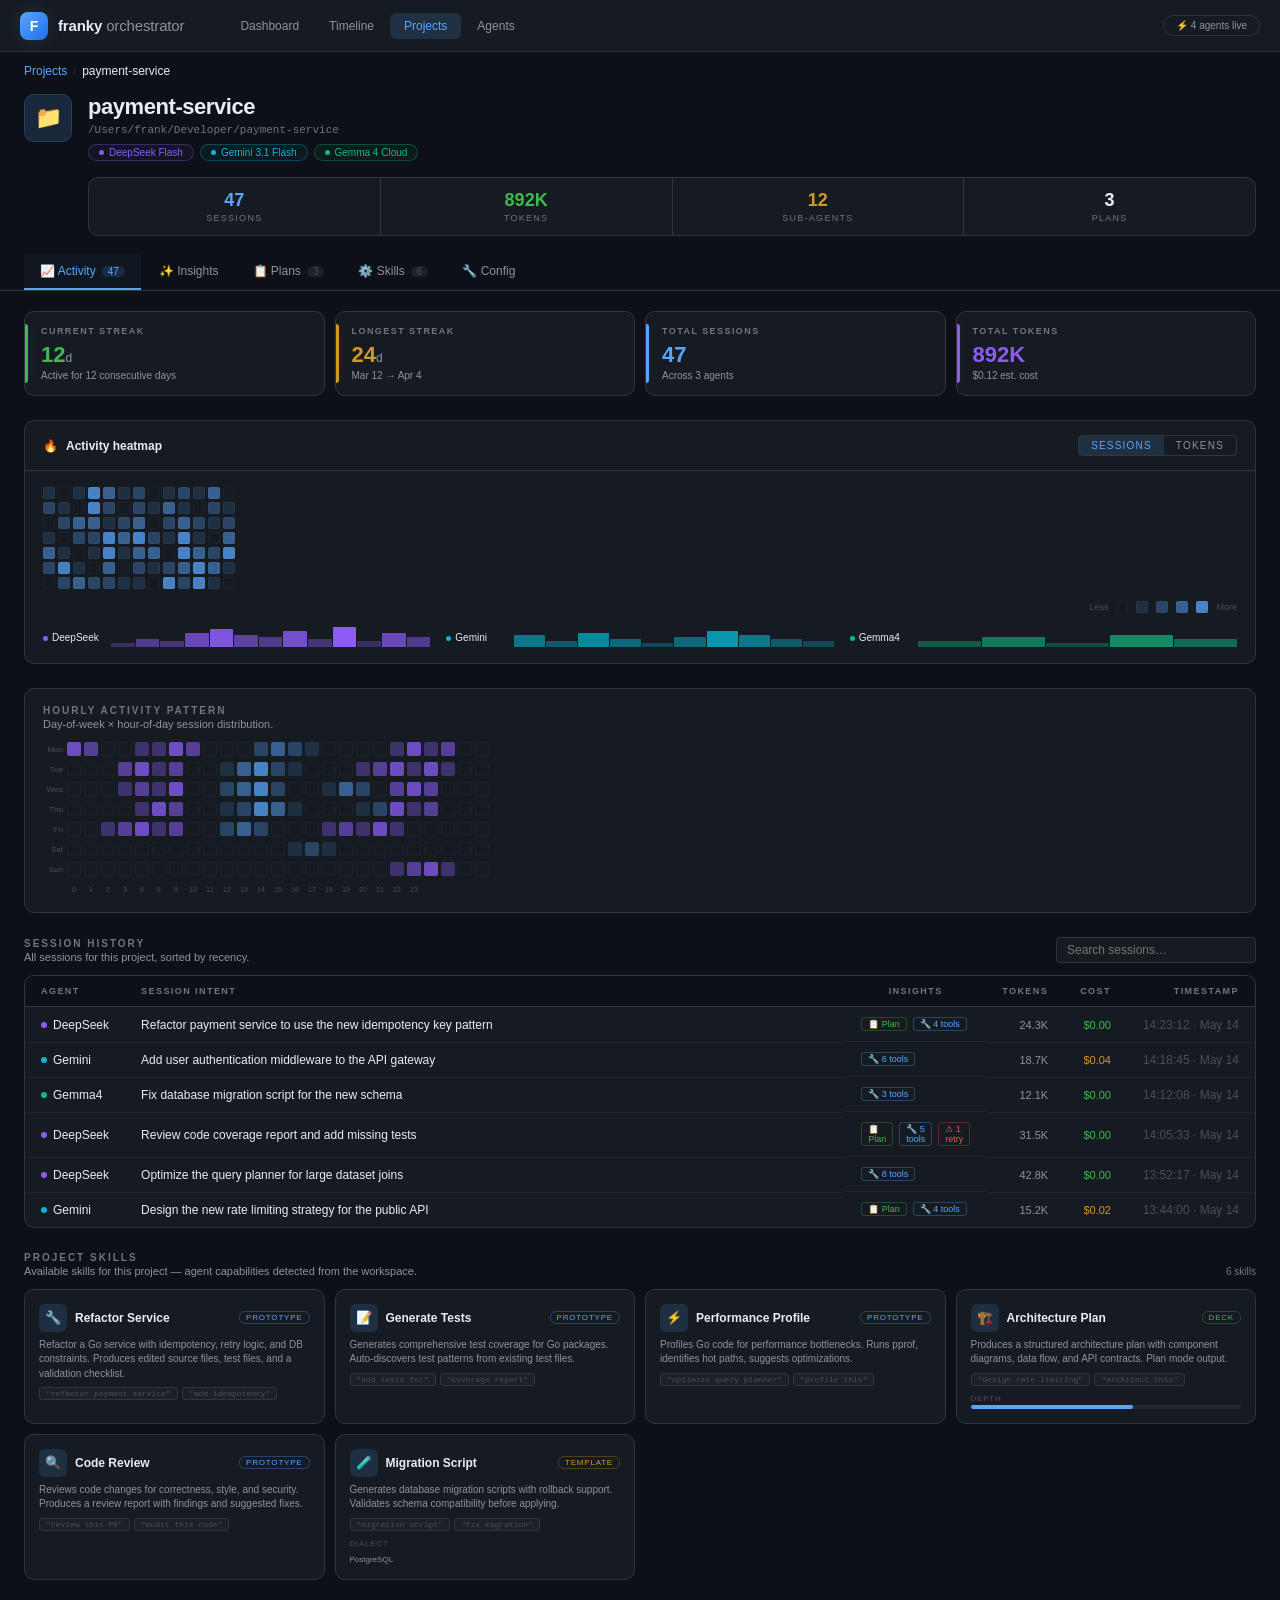
<file: docs/wireframes/wireframe-3-project-skills-hub.html>
<!DOCTYPE html>
<html lang="en">
<head>
<meta charset="utf-8">
<title>Wireframe 3 — Franky Project Activity & Skills Hub</title>
<style>
*, *::before, *::after { box-sizing: border-box; margin: 0; padding: 0; }

:root {
  --bg: #0d1117;
  --panel: #161b22;
  --panel-raised: #1c2128;
  --border: #30363d;
  --border-strong: #444c56;
  --text: #e6edf3;
  --text-muted: #8b949e;
  --text-dim: #6e7681;
  --text-faint: #484f58;
  --accent: #58a6ff;
  --accent-glow: rgba(88,166,255,0.15);
  --success: #3fb950;
  --warn: #d29922;
  --error: #f85149;

  --profile-deepseek: #8b5cf6;
  --profile-gemini: #06b6d4;
  --profile-gemma4: #10b981;
  --profile-cerebras: #f97316;
  --profile-openrouter: #ec4899;

  --heat-empty: #161b22;
  --heat-l1: rgba(88,166,255,0.15);
  --heat-l2: rgba(88,166,255,0.30);
  --heat-l3: rgba(88,166,255,0.50);
  --heat-l4: rgba(88,166,255,0.75);

  --radius: 6px;
  --radius-lg: 10px;
}

body {
  font-family: -apple-system, BlinkMacSystemFont, "Segoe UI", Helvetica, Arial, sans-serif;
  font-size: 13px;
  background: var(--bg);
  color: var(--text);
  min-height: 100vh;
  display: flex;
  flex-direction: column;
}

/* ── Header ──────────────────────────────────────────────────── */
.header {
  display: flex; align-items: center; gap: 14px;
  padding: 0 20px; height: 52px;
  background: var(--panel);
  border-bottom: 1px solid var(--border);
  flex-shrink: 0;
}
.header-brand { display: flex; align-items: center; gap: 10px; }
.header-brand-logo {
  width: 28px; height: 28px; border-radius: 8px;
  background: linear-gradient(135deg, var(--accent), #1f6feb);
  display: grid; place-items: center;
  font-size: 14px; font-weight: 800; color: #fff;
  box-shadow: 0 0 16px var(--accent-glow);
}
.header-brand-name { font-size: 15px; font-weight: 700; letter-spacing: -0.01em; }
.header-brand-name span { font-weight: 400; color: var(--text-muted); }
.header-nav { display: flex; gap: 2px; margin-left: 28px; }
.header-nav a {
  padding: 6px 14px; border-radius: var(--radius);
  font-size: 12px; font-weight: 500;
  color: var(--text-muted); text-decoration: none;
  transition: background 120ms, color 120ms;
}
.header-nav a:hover { color: var(--text); background: rgba(255,255,255,0.04); }
.header-nav a.active { color: var(--accent); background: var(--accent-glow); }
.spacer { flex: 1; }

/* ── Breadcrumb ──────────────────────────────────────────────── */
.breadcrumb {
  display: flex; align-items: center; gap: 6px;
  padding: 12px 24px 0;
  font-size: 12px; color: var(--text-dim);
}
.breadcrumb a { color: var(--accent); text-decoration: none; }
.breadcrumb a:hover { text-decoration: underline; }
.breadcrumb .sep { color: var(--border); font-size: 10px; }

/* ── Project Header ──────────────────────────────────────────── */
.project-header {
  padding: 16px 24px 0;
  display: flex; align-items: flex-start; gap: 16px;
}
.project-icon {
  width: 48px; height: 48px; border-radius: var(--radius-lg);
  background: var(--accent-glow);
  border: 1px solid rgba(88,166,255,0.2);
  display: grid; place-items: center;
  font-size: 22px; color: var(--accent);
  flex-shrink: 0;
}
.project-info { flex: 1; min-width: 0; }
.project-name {
  font-size: 22px; font-weight: 700; letter-spacing: -0.02em;
  line-height: 1.2;
}
.project-path {
  font-family: monospace; font-size: 11px;
  color: var(--text-dim); margin-top: 4px;
  white-space: nowrap; overflow: hidden; text-overflow: ellipsis;
}
.project-agents {
  display: flex; gap: 6px; margin-top: 8px; flex-wrap: wrap;
}
.project-agents .agent-chip {
  display: flex; align-items: center; gap: 5px;
  font-size: 10px; padding: 2px 10px;
  border-radius: 10px; border: 1px solid;
  font-weight: 500;
}
.project-agents .agent-chip .dot { width: 5px; height: 5px; border-radius: 50%; }

/* Project stats row */
.project-stats {
  display: grid;
  grid-template-columns: repeat(4, 1fr);
  gap: 1px;
  border-radius: var(--radius-lg);
  overflow: hidden;
  border: 1px solid var(--border);
  margin-top: 16px;
  background: var(--border);
}
.project-stat {
  background: var(--panel);
  padding: 12px 16px;
  text-align: center;
}
.project-stat-value {
  font-size: 18px; font-weight: 700; font-variant-numeric: tabular-nums;
}
.project-stat-label {
  font-size: 9px; text-transform: uppercase; letter-spacing: 0.14em;
  color: var(--text-dim); margin-top: 2px;
}

/* ── Tab strip ───────────────────────────────────────────────── */
.tab-strip {
  display: flex; gap: 2px;
  padding: 0 24px;
  margin-top: 18px;
  border-bottom: 1px solid var(--border);
  position: sticky; top: 0; z-index: 10;
  background: var(--bg);
}
.tab-item {
  display: flex; align-items: center; gap: 6px;
  padding: 10px 16px;
  font-size: 12px; font-weight: 500;
  color: var(--text-muted);
  cursor: pointer; border-bottom: 2px solid transparent;
  transition: all 120ms;
  text-decoration: none;
}
.tab-item:hover { color: var(--text); }
.tab-item.active {
  color: var(--accent);
  border-bottom-color: var(--accent);
  background: rgba(88,166,255,0.04);
}
.tab-item .count {
  font-size: 10px; font-variant-numeric: tabular-nums;
  padding: 0 6px; border-radius: 8px;
  background: var(--panel-raised);
  color: var(--text-faint);
}
.tab-item.active .count {
  background: var(--accent-glow); color: var(--accent);
}

/* ── Main ────────────────────────────────────────────────────── */
main { flex: 1; overflow-y: auto; padding: 20px 24px 40px; }

/* ── Section ─────────────────────────────────────────────────── */
.section { margin-bottom: 24px; }
.section-header {
  display: flex; align-items: flex-end; justify-content: space-between;
  margin-bottom: 12px;
}
.section-title {
  font-size: 10px; font-weight: 700; text-transform: uppercase;
  letter-spacing: 0.2em; color: var(--text-dim);
}
.section-desc { font-size: 11px; color: var(--text-muted); margin-top: 2px; }

/* ── KPI row ─────────────────────────────────────────────────── */
.kpi-grid {
  display: grid;
  grid-template-columns: repeat(auto-fit, minmax(160px, 1fr));
  gap: 10px;
}
.kpi-tile {
  border-radius: var(--radius-lg);
  border: 1px solid var(--border);
  background: var(--panel);
  padding: 14px 16px;
  position: relative; overflow: hidden;
}
.kpi-tile-accent {
  position: absolute; left: 0; top: 12px; bottom: 12px;
  width: 3px; border-radius: 0 3px 3px 0;
}
.kpi-tile-label {
  font-size: 9px; font-weight: 700; text-transform: uppercase;
  letter-spacing: 0.16em; color: var(--text-dim);
}
.kpi-tile-value {
  margin-top: 6px;
  font-size: 22px; font-weight: 700;
  font-variant-numeric: tabular-nums;
}
.kpi-tile-sub {
  font-size: 10px; color: var(--text-muted); margin-top: 2px;
  font-variant-numeric: tabular-nums;
}

/* ── Activity Heatmap ────────────────────────────────────────── */
.heatmap-card {
  border-radius: var(--radius-lg);
  border: 1px solid var(--border);
  background: var(--panel);
  overflow: hidden;
}
.heatmap-header {
  display: flex; align-items: center; justify-content: space-between;
  padding: 14px 18px;
  border-bottom: 1px solid var(--border);
}
.heatmap-title {
  font-size: 12px; font-weight: 600;
  display: flex; align-items: center; gap: 8px;
}
.heatmap-toggle {
  display: flex; border-radius: 4px;
  border: 1px solid var(--border); overflow: hidden;
}
.heatmap-toggle button {
  padding: 4px 12px; font-size: 10px; font-family: inherit;
  font-weight: 500; text-transform: uppercase; letter-spacing: 0.12em;
  background: transparent; border: none;
  color: var(--text-muted); cursor: pointer;
  transition: all 100ms;
}
.heatmap-toggle button:hover { color: var(--text); }
.heatmap-toggle button.active {
  background: var(--accent-glow); color: var(--accent);
}

.heatmap-body { padding: 16px 18px; }

/* GitHub-style heatmap grid */
.heatmap-grid {
  display: flex; gap: 3px;
}
.heatmap-week { display: flex; flex-direction: column; gap: 3px; }
.heatmap-cell {
  width: 12px; height: 12px;
  border-radius: 2px;
  background: var(--heat-empty);
  border: 1px solid rgba(255,255,255,0.03);
}
.heatmap-cell.l1 { background: var(--heat-l1); }
.heatmap-cell.l2 { background: var(--heat-l2); }
.heatmap-cell.l3 { background: var(--heat-l3); }
.heatmap-cell.l4 { background: var(--heat-l4); }

/* Day-of-week heatmap */
.dow-row {
  display: flex; align-items: center; gap: 4px;
  margin-bottom: 3px;
}
.dow-label {
  width: 20px; font-size: 8px; color: var(--text-faint);
  text-align: right; flex-shrink: 0;
}
.dow-cells { display: flex; gap: 3px; }
.dow-cell {
  width: 14px; height: 14px; border-radius: 2px;
  cursor: pointer; position: relative;
  transition: transform 100ms;
}
.dow-cell:hover { transform: scale(1.3); z-index: 2; }
.dow-cell.empty { background: var(--heat-empty); border: 1px solid rgba(255,255,255,0.03); }
.dow-cell.l1 { background: var(--heat-l1); }
.dow-cell.l2 { background: var(--heat-l2); }
.dow-cell.l3 { background: var(--heat-l3); }
.dow-cell.l4 { background: var(--heat-l4); }
.dow-cell.deepseek { background: var(--profile-deepseek); opacity: 0.35; }
.dow-cell.deepseek.l2 { opacity: 0.55; }
.dow-cell.deepseek.l3 { opacity: 0.75; }

/* ── Per-agent sparkline strip ───────────────────────────────── */
.sparkline-strip {
  display: flex; gap: 16px;
  margin-top: 14px; flex-wrap: wrap;
}
.sparkline-row {
  display: flex; align-items: center; gap: 8px;
  flex: 1; min-width: 200px;
}
.sparkline-row .label {
  font-size: 10px; font-weight: 500; width: 60px; flex-shrink: 0;
}
.sparkline-row .label .dot { display: inline-block; width: 5px; height: 5px; border-radius: 50%; margin-right: 4px; }
.sparkline-row .track {
  flex: 1; height: 20px;
  display: flex; align-items: flex-end; gap: 1px;
}
.sparkline-row .track .bar {
  flex: 1; border-radius: 1px 1px 0 0;
  min-height: 1px;
  transition: background 200ms;
}

/* ── Sessions table ──────────────────────────────────────────── */
.sessions-card {
  border-radius: var(--radius-lg);
  border: 1px solid var(--border);
  background: var(--panel);
  overflow: hidden;
}
.sessions-table { width: 100%; border-collapse: collapse; }
.sessions-table th {
  padding: 10px 16px;
  font-size: 9px; font-weight: 700; text-transform: uppercase;
  letter-spacing: 0.16em; color: var(--text-dim);
  text-align: left;
  border-bottom: 1px solid var(--border);
  background: var(--bg); position: sticky; top: 0; z-index: 1;
}
.sessions-table td {
  padding: 10px 16px;
  font-size: 12px; border-bottom: 1px solid rgba(48,54,61,0.4);
}
.sessions-table tr { cursor: pointer; transition: background 80ms; }
.sessions-table tr:hover { background: rgba(255,255,255,0.02); }
.sessions-table tr:last-child td { border-bottom: none; }

.agent-cell {
  display: flex; align-items: center; gap: 6px;
}
.agent-cell .dot { width: 6px; height: 6px; border-radius: 50%; flex-shrink: 0; }
.intent-cell {
  color: var(--text); max-width: 400px;
  overflow: hidden; text-overflow: ellipsis; white-space: nowrap;
}
.time-cell {
  font-size: 10px; color: var(--text-faint);
  font-variant-numeric: tabular-nums;
  white-space: nowrap;
}
.insight-cell {
  display: flex; gap: 6px;
}
.insight-chip {
  font-size: 9px; padding: 1px 6px; border-radius: 3px;
  border: 1px solid var(--border); color: var(--text-faint);
  display: flex; align-items: center; gap: 3px;
}
.insight-chip.plan { color: var(--success); border-color: rgba(63,185,80,0.3); }
.insight-chip.tools { color: var(--accent); border-color: rgba(88,166,255,0.3); }
.insight-chip.error { color: var(--error); border-color: rgba(248,81,73,0.3); }

/* ── Skill cards (Open Design inspired) ──────────────────────── */
.skills-grid {
  display: grid;
  grid-template-columns: repeat(auto-fill, minmax(260px, 1fr));
  gap: 10px;
}
.skill-card {
  border-radius: var(--radius-lg);
  border: 1px solid var(--border);
  background: var(--panel);
  padding: 14px;
  cursor: pointer;
  transition: border-color 150ms, background 150ms;
}
.skill-card:hover {
  border-color: rgba(88,166,255,0.35);
  background: var(--panel-raised);
}
.skill-card-head {
  display: flex; align-items: center; gap: 8px; margin-bottom: 6px;
}
.skill-icon {
  width: 28px; height: 28px; border-radius: var(--radius);
  background: var(--accent-glow);
  display: grid; place-items: center;
  font-size: 13px; color: var(--accent);
  flex-shrink: 0;
}
.skill-name {
  font-size: 12px; font-weight: 600;
}
.skill-badge {
  font-size: 8px; text-transform: uppercase; letter-spacing: 0.1em;
  padding: 1px 6px; border-radius: 6px;
  border: 1px solid; margin-left: auto;
}
.skill-badge.prototype { border-color: rgba(88,166,255,0.3); color: var(--accent); }
.skill-badge.deck { border-color: rgba(63,185,80,0.3); color: var(--success); }
.skill-badge.template { border-color: rgba(210,153,34,0.3); color: var(--warn); }
.skill-desc {
  font-size: 10px; color: var(--text-muted); line-height: 1.45;
}
.skill-triggers {
  display: flex; gap: 4px; flex-wrap: wrap; margin-top: 6px;
}
.skill-trigger {
  font-size: 8px; padding: 1px 6px; border-radius: 3px;
  background: var(--panel-raised);
  border: 1px solid var(--border);
  color: var(--text-faint);
  font-family: monospace;
}
.skill-params {
  display: flex; gap: 8px; margin-top: 8px; flex-wrap: wrap;
}
.skill-param {
  flex: 1; min-width: 60px;
}
.skill-param-label {
  font-size: 8px; text-transform: uppercase; letter-spacing: 0.1em;
  color: var(--text-faint); margin-bottom: 2px;
}
.skill-param-slider {
  width: 100%; height: 4px;
  background: rgba(255,255,255,0.06);
  border-radius: 2px; position: relative;
}
.skill-param-slider .fill {
  height: 100%; border-radius: 2px;
  background: var(--accent);
}

/* ── Empty state ─────────────────────────────────────────────── */
.empty-state {
  display: flex; flex-direction: column; align-items: center;
  text-align: center; gap: 12px; padding: 48px 20px;
}
.empty-icon {
  width: 48px; height: 48px; border-radius: var(--radius-lg);
  border: 1px solid var(--border); background: var(--panel);
  display: grid; place-items: center;
  font-size: 22px; color: var(--text-faint);
}
.empty-title { font-size: 15px; font-weight: 600; }
.empty-desc { font-size: 13px; color: var(--text-muted); max-width: 400px; line-height: 1.5; }

/* ── Scrollbar ───────────────────────────────────────────────── */
::-webkit-scrollbar { width: 6px; }
::-webkit-scrollbar-track { background: transparent; }
::-webkit-scrollbar-thumb { background: var(--border); border-radius: 3px; }
::-webkit-scrollbar-thumb:hover { background: var(--border-strong); }
</style>
</head>
<body>

<!-- ═══════════════════ HEADER ═══════════════════ -->
<header class="header">
  <div class="header-brand">
    <div class="header-brand-logo">F</div>
    <div class="header-brand-name">franky<span> orchestrator</span></div>
  </div>
  <nav class="header-nav">
    <a href="#">Dashboard</a>
    <a href="#">Timeline</a>
    <a href="#" class="active">Projects</a>
    <a href="#">Agents</a>
  </nav>
  <div class="spacer"></div>
  <div style="font-size:10px;padding:4px 12px;border-radius:20px;border:1px solid var(--border);color:var(--text-muted);">
    ⚡ 4 agents live
  </div>
</header>

<!-- ═══════════════════ BREADCRUMB ═══════════════════ -->
<div class="breadcrumb">
  <a href="#">Projects</a>
  <span class="sep">/</span>
  <span style="color:var(--text);">payment-service</span>
</div>

<!-- ═══════════════════ PROJECT HEADER ═══════════════════ -->
<div class="project-header">
  <div class="project-icon">📁</div>
  <div class="project-info">
    <div class="project-name">payment-service</div>
    <div class="project-path">/Users/frank/Developer/payment-service</div>
    <div class="project-agents">
      <span class="agent-chip" style="border-color:rgba(139,92,246,0.3);color:var(--profile-deepseek);background:rgba(139,92,246,0.06);">
        <span class="dot" style="background:var(--profile-deepseek);"></span> DeepSeek Flash
      </span>
      <span class="agent-chip" style="border-color:rgba(6,182,212,0.3);color:var(--profile-gemini);background:rgba(6,182,212,0.06);">
        <span class="dot" style="background:var(--profile-gemini);"></span> Gemini 3.1 Flash
      </span>
      <span class="agent-chip" style="border-color:rgba(16,185,129,0.3);color:var(--profile-gemma4);background:rgba(16,185,129,0.06);">
        <span class="dot" style="background:var(--profile-gemma4);"></span> Gemma 4 Cloud
      </span>
    </div>
    <div class="project-stats">
      <div class="project-stat">
        <div class="project-stat-value" style="color:var(--accent);">47</div>
        <div class="project-stat-label">Sessions</div>
      </div>
      <div class="project-stat">
        <div class="project-stat-value" style="color:var(--success);">892K</div>
        <div class="project-stat-label">Tokens</div>
      </div>
      <div class="project-stat">
        <div class="project-stat-value" style="color:var(--warn);">12</div>
        <div class="project-stat-label">Sub-agents</div>
      </div>
      <div class="project-stat">
        <div class="project-stat-value" style="color:var(--text);">3</div>
        <div class="project-stat-label">Plans</div>
      </div>
    </div>
  </div>
</div>

<!-- ═══════════════════ STICKY TABS (Open Design inspired) ═══════════════════ -->
<div class="tab-strip">
  <a class="tab-item active">
    <span>📈 Activity</span>
    <span class="count">47</span>
  </a>
  <a class="tab-item">
    <span>✨ Insights</span>
  </a>
  <a class="tab-item">
    <span>📋 Plans</span>
    <span class="count">3</span>
  </a>
  <a class="tab-item">
    <span>⚙️ Skills</span>
    <span class="count">6</span>
  </a>
  <a class="tab-item">
    <span>🔧 Config</span>
  </a>
</div>

<!-- ═══════════════════ MAIN ═══════════════════ -->
<main>

  <!-- ─── KPI Strip ─── -->
  <section class="section">
    <div class="kpi-grid">
      <div class="kpi-tile">
        <div class="kpi-tile-accent" style="background:var(--success);box-shadow:0 0 12px rgba(63,185,80,0.15);"></div>
        <div class="kpi-tile-label">Current streak</div>
        <div class="kpi-tile-value" style="color:var(--success);">12<span style="font-size:12px;font-weight:400;color:var(--text-muted);">d</span></div>
        <div class="kpi-tile-sub">Active for 12 consecutive days</div>
      </div>
      <div class="kpi-tile">
        <div class="kpi-tile-accent" style="background:var(--warn);box-shadow:0 0 12px rgba(210,153,34,0.15);"></div>
        <div class="kpi-tile-label">Longest streak</div>
        <div class="kpi-tile-value" style="color:var(--warn);">24<span style="font-size:12px;font-weight:400;color:var(--text-muted);">d</span></div>
        <div class="kpi-tile-sub">Mar 12 → Apr 4</div>
      </div>
      <div class="kpi-tile">
        <div class="kpi-tile-accent" style="background:var(--accent);box-shadow:0 0 12px var(--accent-glow);"></div>
        <div class="kpi-tile-label">Total sessions</div>
        <div class="kpi-tile-value" style="color:var(--accent);">47</div>
        <div class="kpi-tile-sub">Across 3 agents</div>
      </div>
      <div class="kpi-tile">
        <div class="kpi-tile-accent" style="background:var(--profile-deepseek);box-shadow:0 0 12px rgba(139,92,246,0.15);"></div>
        <div class="kpi-tile-label">Total tokens</div>
        <div class="kpi-tile-value" style="color:var(--profile-deepseek);">892K</div>
        <div class="kpi-tile-sub">$0.12 est. cost</div>
      </div>
    </div>
  </section>

  <!-- ─── Activity Heatmap (GitHub-style) ─── -->
  <section class="section">
    <div class="heatmap-card">
      <div class="heatmap-header">
        <div class="heatmap-title">
          <span style="color:var(--accent);">🔥</span> Activity heatmap
        </div>
        <div class="heatmap-toggle">
          <button class="active">Sessions</button>
          <button>Tokens</button>
        </div>
      </div>
      <div class="heatmap-body">
        <!-- GitHub-style 52-week × 7-day grid -->
        <div class="heatmap-grid">
          <!-- Week 1 -->
          <div class="heatmap-week">
            <div class="heatmap-cell l1"></div>
            <div class="heatmap-cell l2"></div>
            <div class="heatmap-cell"></div>
            <div class="heatmap-cell l1"></div>
            <div class="heatmap-cell l3"></div>
            <div class="heatmap-cell l2"></div>
            <div class="heatmap-cell"></div>
          </div>
          <div class="heatmap-week">
            <div class="heatmap-cell"></div>
            <div class="heatmap-cell l1"></div>
            <div class="heatmap-cell l2"></div>
            <div class="heatmap-cell"></div>
            <div class="heatmap-cell l1"></div>
            <div class="heatmap-cell l4"></div>
            <div class="heatmap-cell l2"></div>
          </div>
          <div class="heatmap-week">
            <div class="heatmap-cell l1"></div>
            <div class="heatmap-cell"></div>
            <div class="heatmap-cell l3"></div>
            <div class="heatmap-cell l2"></div>
            <div class="heatmap-cell"></div>
            <div class="heatmap-cell l1"></div>
            <div class="heatmap-cell l3"></div>
          </div>
          <div class="heatmap-week">
            <div class="heatmap-cell l4"></div>
            <div class="heatmap-cell l4"></div>
            <div class="heatmap-cell l3"></div>
            <div class="heatmap-cell l2"></div>
            <div class="heatmap-cell l1"></div>
            <div class="heatmap-cell"></div>
            <div class="heatmap-cell l2"></div>
          </div>
          <div class="heatmap-week">
            <div class="heatmap-cell l3"></div>
            <div class="heatmap-cell l2"></div>
            <div class="heatmap-cell l1"></div>
            <div class="heatmap-cell l4"></div>
            <div class="heatmap-cell l4"></div>
            <div class="heatmap-cell l3"></div>
            <div class="heatmap-cell l2"></div>
          </div>
          <div class="heatmap-week">
            <div class="heatmap-cell l1"></div>
            <div class="heatmap-cell"></div>
            <div class="heatmap-cell l2"></div>
            <div class="heatmap-cell l3"></div>
            <div class="heatmap-cell l1"></div>
            <div class="heatmap-cell"></div>
            <div class="heatmap-cell l1"></div>
          </div>
          <div class="heatmap-week">
            <div class="heatmap-cell l2"></div>
            <div class="heatmap-cell l2"></div>
            <div class="heatmap-cell l3"></div>
            <div class="heatmap-cell l4"></div>
            <div class="heatmap-cell l3"></div>
            <div class="heatmap-cell l2"></div>
            <div class="heatmap-cell l1"></div>
          </div>
          <div class="heatmap-week">
            <div class="heatmap-cell"></div>
            <div class="heatmap-cell l1"></div>
            <div class="heatmap-cell"></div>
            <div class="heatmap-cell l2"></div>
            <div class="heatmap-cell l3"></div>
            <div class="heatmap-cell l1"></div>
            <div class="heatmap-cell"></div>
          </div>
          <div class="heatmap-week">
            <div class="heatmap-cell l1"></div>
            <div class="heatmap-cell l3"></div>
            <div class="heatmap-cell l2"></div>
            <div class="heatmap-cell l1"></div>
            <div class="heatmap-cell"></div>
            <div class="heatmap-cell l2"></div>
            <div class="heatmap-cell l4"></div>
          </div>
          <div class="heatmap-week">
            <div class="heatmap-cell l2"></div>
            <div class="heatmap-cell l1"></div>
            <div class="heatmap-cell l3"></div>
            <div class="heatmap-cell l4"></div>
            <div class="heatmap-cell l4"></div>
            <div class="heatmap-cell l3"></div>
            <div class="heatmap-cell l2"></div>
          </div>
          <div class="heatmap-week">
            <div class="heatmap-cell l1"></div>
            <div class="heatmap-cell"></div>
            <div class="heatmap-cell l2"></div>
            <div class="heatmap-cell l1"></div>
            <div class="heatmap-cell l3"></div>
            <div class="heatmap-cell l4"></div>
            <div class="heatmap-cell l4"></div>
          </div>
          <div class="heatmap-week">
            <div class="heatmap-cell l3"></div>
            <div class="heatmap-cell l2"></div>
            <div class="heatmap-cell l1"></div>
            <div class="heatmap-cell"></div>
            <div class="heatmap-cell l2"></div>
            <div class="heatmap-cell l3"></div>
            <div class="heatmap-cell l1"></div>
          </div>
          <div class="heatmap-week">
            <div class="heatmap-cell"></div>
            <div class="heatmap-cell l1"></div>
            <div class="heatmap-cell l2"></div>
            <div class="heatmap-cell l3"></div>
            <div class="heatmap-cell l4"></div>
            <div class="heatmap-cell l1"></div>
            <div class="heatmap-cell"></div>
          </div>
        </div>

        <!-- Legend -->
        <div style="display:flex;align-items:center;gap:8px;margin-top:12px;justify-content:flex-end;">
          <span style="font-size:9px;color:var(--text-faint);">Less</span>
          <div class="heatmap-cell" style="display:inline-block;"></div>
          <div class="heatmap-cell l1" style="display:inline-block;"></div>
          <div class="heatmap-cell l2" style="display:inline-block;"></div>
          <div class="heatmap-cell l3" style="display:inline-block;"></div>
          <div class="heatmap-cell l4" style="display:inline-block;"></div>
          <span style="font-size:9px;color:var(--text-faint);">More</span>
        </div>

        <!-- Per-agent sparkline strip -->
        <div class="sparkline-strip">
          <div class="sparkline-row">
            <span class="label"><span class="dot" style="background:var(--profile-deepseek);"></span>DeepSeek</span>
            <div class="track">
              <div class="bar" style="height:4px;background:var(--profile-deepseek);opacity:0.3;"></div>
              <div class="bar" style="height:8px;background:var(--profile-deepseek);opacity:0.5;"></div>
              <div class="bar" style="height:6px;background:var(--profile-deepseek);opacity:0.4;"></div>
              <div class="bar" style="height:14px;background:var(--profile-deepseek);opacity:0.7;"></div>
              <div class="bar" style="height:18px;background:var(--profile-deepseek);opacity:0.9;"></div>
              <div class="bar" style="height:12px;background:var(--profile-deepseek);opacity:0.6;"></div>
              <div class="bar" style="height:10px;background:var(--profile-deepseek);opacity:0.5;"></div>
              <div class="bar" style="height:16px;background:var(--profile-deepseek);opacity:0.8;"></div>
              <div class="bar" style="height:8px;background:var(--profile-deepseek);opacity:0.4;"></div>
              <div class="bar" style="height:20px;background:var(--profile-deepseek);opacity:1;"></div>
              <div class="bar" style="height:6px;background:var(--profile-deepseek);opacity:0.3;"></div>
              <div class="bar" style="height:14px;background:var(--profile-deepseek);opacity:0.7;"></div>
              <div class="bar" style="height:10px;background:var(--profile-deepseek);opacity:0.5;"></div>
            </div>
          </div>
          <div class="sparkline-row">
            <span class="label"><span class="dot" style="background:var(--profile-gemini);"></span>Gemini</span>
            <div class="track">
              <div class="bar" style="height:12px;background:var(--profile-gemini);opacity:0.6;"></div>
              <div class="bar" style="height:6px;background:var(--profile-gemini);opacity:0.4;"></div>
              <div class="bar" style="height:14px;background:var(--profile-gemini);opacity:0.7;"></div>
              <div class="bar" style="height:8px;background:var(--profile-gemini);opacity:0.5;"></div>
              <div class="bar" style="height:4px;background:var(--profile-gemini);opacity:0.3;"></div>
              <div class="bar" style="height:10px;background:var(--profile-gemini);opacity:0.5;"></div>
              <div class="bar" style="height:16px;background:var(--profile-gemini);opacity:0.8;"></div>
              <div class="bar" style="height:12px;background:var(--profile-gemini);opacity:0.6;"></div>
              <div class="bar" style="height:8px;background:var(--profile-gemini);opacity:0.4;"></div>
              <div class="bar" style="height:6px;background:var(--profile-gemini);opacity:0.3;"></div>
            </div>
          </div>
          <div class="sparkline-row">
            <span class="label"><span class="dot" style="background:var(--profile-gemma4);"></span>Gemma4</span>
            <div class="track">
              <div class="bar" style="height:6px;background:var(--profile-gemma4);opacity:0.4;"></div>
              <div class="bar" style="height:10px;background:var(--profile-gemma4);opacity:0.6;"></div>
              <div class="bar" style="height:4px;background:var(--profile-gemma4);opacity:0.3;"></div>
              <div class="bar" style="height:12px;background:var(--profile-gemma4);opacity:0.7;"></div>
              <div class="bar" style="height:8px;background:var(--profile-gemma4);opacity:0.5;"></div>
            </div>
          </div>
        </div>
      </div>
    </div>
  </section>

  <!-- ─── Hour-of-day heatmap ─── -->
  <section class="section">
    <div class="heatmap-card" style="padding:16px 18px;">
      <div class="section-header" style="margin-bottom:12px;">
        <div>
          <div class="section-title">Hourly activity pattern</div>
          <div class="section-desc">Day-of-week × hour-of-day session distribution.</div>
        </div>
      </div>
      <div style="display:flex;flex-direction:column;gap:3px;">
        <!-- Day rows -->
        <div class="dow-row">
          <span class="dow-label">Mon</span>
          <div class="dow-cells">
            <div class="dow-cell deepseek l3" title="2 sessions"></div>
            <div class="dow-cell deepseek l2" title="1 session"></div>
            <div class="dow-cell empty" title="0"></div>
            <div class="dow-cell empty" title="0"></div>
            <div class="dow-cell deepseek l1" title="1 session"></div>
            <div class="dow-cell deepseek l4" title="3 sessions"></div>
            <div class="dow-cell deepseek l3" title="2 sessions"></div>
            <div class="dow-cell deepseek l2" title="1 session"></div>
            <div class="dow-cell empty" title="0"></div>
            <div class="dow-cell empty" title="0"></div>
            <div class="dow-cell empty" title="0"></div>
            <div class="dow-cell gemini l2" title="1 session"></div>
            <div class="dow-cell gemini l3" title="2 sessions"></div>
            <div class="dow-cell gemini l2" title="1 session"></div>
            <div class="dow-cell gemini l1" title="1 session"></div>
            <div class="dow-cell empty" title="0"></div>
            <div class="dow-cell empty" title="0"></div>
            <div class="dow-cell empty" title="0"></div>
            <div class="dow-cell empty" title="0"></div>
            <div class="dow-cell deepseek l1" title="1 session"></div>
            <div class="dow-cell deepseek l3" title="2 sessions"></div>
            <div class="dow-cell deepseek l4" title="3 sessions"></div>
            <div class="dow-cell deepseek l2" title="1 session"></div>
            <div class="dow-cell empty" title="0"></div>
            <div class="dow-cell empty" title="0"></div>
          </div>
        </div>
        <div class="dow-row">
          <span class="dow-label">Tue</span>
          <div class="dow-cells">
            <div class="dow-cell empty"></div>
            <div class="dow-cell empty"></div>
            <div class="dow-cell empty"></div>
            <div class="dow-cell deepseek l2"></div>
            <div class="dow-cell deepseek l3"></div>
            <div class="dow-cell deepseek l4"></div>
            <div class="dow-cell deepseek l2"></div>
            <div class="dow-cell empty"></div>
            <div class="dow-cell empty"></div>
            <div class="dow-cell gemini l1"></div>
            <div class="dow-cell gemini l3"></div>
            <div class="dow-cell gemini l4"></div>
            <div class="dow-cell gemini l2"></div>
            <div class="dow-cell gemini l1"></div>
            <div class="dow-cell empty"></div>
            <div class="dow-cell empty"></div>
            <div class="dow-cell empty"></div>
            <div class="dow-cell deepseek l1"></div>
            <div class="dow-cell deepseek l2"></div>
            <div class="dow-cell deepseek l3"></div>
            <div class="dow-cell deepseek l4"></div>
            <div class="dow-cell deepseek l3"></div>
            <div class="dow-cell deepseek l1"></div>
            <div class="dow-cell empty"></div>
            <div class="dow-cell empty"></div>
          </div>
        </div>
        <div class="dow-row">
          <span class="dow-label">Wed</span>
          <div class="dow-cells">
            <div class="dow-cell empty"></div>
            <div class="dow-cell empty"></div>
            <div class="dow-cell empty"></div>
            <div class="dow-cell deepseek l1"></div>
            <div class="dow-cell deepseek l2"></div>
            <div class="dow-cell deepseek l4"></div>
            <div class="dow-cell deepseek l3"></div>
            <div class="dow-cell empty"></div>
            <div class="dow-cell empty"></div>
            <div class="dow-cell gemini l2"></div>
            <div class="dow-cell gemini l3"></div>
            <div class="dow-cell gemini l4"></div>
            <div class="dow-cell gemini l2"></div>
            <div class="dow-cell empty"></div>
            <div class="dow-cell empty"></div>
            <div class="dow-cell gemma4 l1"></div>
            <div class="dow-cell gemma4 l3"></div>
            <div class="dow-cell gemma4 l2"></div>
            <div class="dow-cell empty"></div>
            <div class="dow-cell deepseek l2"></div>
            <div class="dow-cell deepseek l3"></div>
            <div class="dow-cell deepseek l2"></div>
            <div class="dow-cell empty"></div>
            <div class="dow-cell empty"></div>
            <div class="dow-cell empty"></div>
          </div>
        </div>
        <div class="dow-row">
          <span class="dow-label">Thu</span>
          <div class="dow-cells">
            <div class="dow-cell empty"></div>
            <div class="dow-cell empty"></div>
            <div class="dow-cell empty"></div>
            <div class="dow-cell empty"></div>
            <div class="dow-cell deepseek l1"></div>
            <div class="dow-cell deepseek l3"></div>
            <div class="dow-cell deepseek l2"></div>
            <div class="dow-cell empty"></div>
            <div class="dow-cell empty"></div>
            <div class="dow-cell gemini l1"></div>
            <div class="dow-cell gemini l2"></div>
            <div class="dow-cell gemini l4"></div>
            <div class="dow-cell gemini l3"></div>
            <div class="dow-cell gemini l1"></div>
            <div class="dow-cell empty"></div>
            <div class="dow-cell empty"></div>
            <div class="dow-cell empty"></div>
            <div class="dow-cell gemma4 l1"></div>
            <div class="dow-cell gemma4 l2"></div>
            <div class="dow-cell deepseek l3"></div>
            <div class="dow-cell deepseek l4"></div>
            <div class="dow-cell deepseek l2"></div>
            <div class="dow-cell empty"></div>
            <div class="dow-cell empty"></div>
            <div class="dow-cell empty"></div>
          </div>
        </div>
        <div class="dow-row">
          <span class="dow-label">Fri</span>
          <div class="dow-cells">
            <div class="dow-cell empty"></div>
            <div class="dow-cell empty"></div>
            <div class="dow-cell deepseek l1"></div>
            <div class="dow-cell deepseek l2"></div>
            <div class="dow-cell deepseek l3"></div>
            <div class="dow-cell deepseek l4"></div>
            <div class="dow-cell deepseek l2"></div>
            <div class="dow-cell empty"></div>
            <div class="dow-cell empty"></div>
            <div class="dow-cell gemini l2"></div>
            <div class="dow-cell gemini l3"></div>
            <div class="dow-cell gemini l2"></div>
            <div class="dow-cell empty"></div>
            <div class="dow-cell empty"></div>
            <div class="dow-cell empty"></div>
            <div class="dow-cell deepseek l1"></div>
            <div class="dow-cell deepseek l2"></div>
            <div class="dow-cell deepseek l4"></div>
            <div class="dow-cell deepseek l3"></div>
            <div class="dow-cell deepseek l1"></div>
            <div class="dow-cell empty"></div>
            <div class="dow-cell empty"></div>
            <div class="dow-cell empty"></div>
            <div class="dow-cell empty"></div>
            <div class="dow-cell empty"></div>
          </div>
        </div>
        <div class="dow-row">
          <span class="dow-label">Sat</span>
          <div class="dow-cells">
            <div class="dow-cell empty"></div>
            <div class="dow-cell empty"></div>
            <div class="dow-cell empty"></div>
            <div class="dow-cell empty"></div>
            <div class="dow-cell empty"></div>
            <div class="dow-cell empty"></div>
            <div class="dow-cell empty"></div>
            <div class="dow-cell empty"></div>
            <div class="dow-cell empty"></div>
            <div class="dow-cell empty"></div>
            <div class="dow-cell empty"></div>
            <div class="dow-cell empty"></div>
            <div class="dow-cell empty"></div>
            <div class="dow-cell gemini l1"></div>
            <div class="dow-cell gemini l2"></div>
            <div class="dow-cell gemini l1"></div>
            <div class="dow-cell empty"></div>
            <div class="dow-cell empty"></div>
            <div class="dow-cell empty"></div>
            <div class="dow-cell empty"></div>
            <div class="dow-cell empty"></div>
            <div class="dow-cell empty"></div>
            <div class="dow-cell empty"></div>
            <div class="dow-cell empty"></div>
            <div class="dow-cell empty"></div>
          </div>
        </div>
        <div class="dow-row">
          <span class="dow-label">Sun</span>
          <div class="dow-cells">
            <div class="dow-cell empty"></div>
            <div class="dow-cell empty"></div>
            <div class="dow-cell empty"></div>
            <div class="dow-cell empty"></div>
            <div class="dow-cell empty"></div>
            <div class="dow-cell empty"></div>
            <div class="dow-cell empty"></div>
            <div class="dow-cell empty"></div>
            <div class="dow-cell empty"></div>
            <div class="dow-cell empty"></div>
            <div class="dow-cell empty"></div>
            <div class="dow-cell empty"></div>
            <div class="dow-cell empty"></div>
            <div class="dow-cell empty"></div>
            <div class="dow-cell empty"></div>
            <div class="dow-cell empty"></div>
            <div class="dow-cell empty"></div>
            <div class="dow-cell empty"></div>
            <div class="dow-cell empty"></div>
            <div class="dow-cell deepseek l1"></div>
            <div class="dow-cell deepseek l2"></div>
            <div class="dow-cell deepseek l3"></div>
            <div class="dow-cell deepseek l1"></div>
            <div class="dow-cell empty"></div>
            <div class="dow-cell empty"></div>
          </div>
        </div>
        <!-- Hour labels -->
        <div class="dow-row" style="margin-top:4px;">
          <span class="dow-label"></span>
          <div class="dow-cells" style="gap:3px;">
            <span style="width:14px;font-size:7px;color:var(--text-faint);text-align:center;">0</span>
            <span style="width:14px;font-size:7px;color:var(--text-faint);text-align:center;">1</span>
            <span style="width:14px;font-size:7px;color:var(--text-faint);text-align:center;">2</span>
            <span style="width:14px;font-size:7px;color:var(--text-faint);text-align:center;">3</span>
            <span style="width:14px;font-size:7px;color:var(--text-faint);text-align:center;">6</span>
            <span style="width:14px;font-size:7px;color:var(--text-faint);text-align:center;">8</span>
            <span style="width:14px;font-size:7px;color:var(--text-faint);text-align:center;">9</span>
            <span style="width:14px;font-size:7px;color:var(--text-faint);text-align:center;">10</span>
            <span style="width:14px;font-size:7px;color:var(--text-faint);text-align:center;">11</span>
            <span style="width:14px;font-size:7px;color:var(--text-faint);text-align:center;">12</span>
            <span style="width:14px;font-size:7px;color:var(--text-faint);text-align:center;">13</span>
            <span style="width:14px;font-size:7px;color:var(--text-faint);text-align:center;">14</span>
            <span style="width:14px;font-size:7px;color:var(--text-faint);text-align:center;">15</span>
            <span style="width:14px;font-size:7px;color:var(--text-faint);text-align:center;">16</span>
            <span style="width:14px;font-size:7px;color:var(--text-faint);text-align:center;">17</span>
            <span style="width:14px;font-size:7px;color:var(--text-faint);text-align:center;">18</span>
            <span style="width:14px;font-size:7px;color:var(--text-faint);text-align:center;">19</span>
            <span style="width:14px;font-size:7px;color:var(--text-faint);text-align:center;">20</span>
            <span style="width:14px;font-size:7px;color:var(--text-faint);text-align:center;">21</span>
            <span style="width:14px;font-size:7px;color:var(--text-faint);text-align:center;">22</span>
            <span style="width:14px;font-size:7px;color:var(--text-faint);text-align:center;">23</span>
          </div>
        </div>
      </div>
    </div>
  </section>

  <!-- ─── Session History Table ─── -->
  <section class="section">
    <div class="section-header">
      <div>
        <div class="section-title">Session history</div>
        <div class="section-desc">All sessions for this project, sorted by recency.</div>
      </div>
      <div style="display:flex;gap:8px;">
        <input type="text" placeholder="Search sessions…" style="background:var(--panel);border:1px solid var(--border);border-radius:4px;color:var(--text);padding:5px 10px;font-size:12px;font-family:inherit;width:200px;outline:none;">
      </div>
    </div>

    <div class="sessions-card" style="max-height:500px;overflow-y:auto;">
      <table class="sessions-table">
        <thead>
          <tr>
            <th style="width:100px;">Agent</th>
            <th>Session intent</th>
            <th style="width:80px;text-align:center;">Insights</th>
            <th style="width:70px;text-align:right;">Tokens</th>
            <th style="width:60px;text-align:right;">Cost</th>
            <th style="width:110px;text-align:right;">Timestamp</th>
          </tr>
        </thead>
        <tbody>
          <tr>
            <td>
              <div class="agent-cell">
                <span class="dot" style="background:var(--profile-deepseek);"></span>
                DeepSeek
              </div>
            </td>
            <td class="intent-cell">Refactor payment service to use the new idempotency key pattern</td>
            <td class="insight-cell">
              <span class="insight-chip plan">📋 Plan</span>
              <span class="insight-chip tools">🔧 4 tools</span>
            </td>
            <td style="font-variant-numeric:tabular-nums;text-align:right;font-size:11px;color:var(--text-muted);">24.3K</td>
            <td style="font-variant-numeric:tabular-nums;text-align:right;font-size:11px;color:var(--success);">$0.00</td>
            <td class="time-cell" style="text-align:right;">14:23:12 · May 14</td>
          </tr>
          <tr>
            <td>
              <div class="agent-cell">
                <span class="dot" style="background:var(--profile-gemini);"></span>
                Gemini
              </div>
            </td>
            <td class="intent-cell">Add user authentication middleware to the API gateway</td>
            <td class="insight-cell">
              <span class="insight-chip tools">🔧 6 tools</span>
            </td>
            <td style="font-variant-numeric:tabular-nums;text-align:right;font-size:11px;color:var(--text-muted);">18.7K</td>
            <td style="font-variant-numeric:tabular-nums;text-align:right;font-size:11px;color:var(--warn);">$0.04</td>
            <td class="time-cell" style="text-align:right;">14:18:45 · May 14</td>
          </tr>
          <tr>
            <td>
              <div class="agent-cell">
                <span class="dot" style="background:var(--profile-gemma4);"></span>
                Gemma4
              </div>
            </td>
            <td class="intent-cell">Fix database migration script for the new schema</td>
            <td class="insight-cell">
              <span class="insight-chip tools">🔧 3 tools</span>
            </td>
            <td style="font-variant-numeric:tabular-nums;text-align:right;font-size:11px;color:var(--text-muted);">12.1K</td>
            <td style="font-variant-numeric:tabular-nums;text-align:right;font-size:11px;color:var(--success);">$0.00</td>
            <td class="time-cell" style="text-align:right;">14:12:08 · May 14</td>
          </tr>
          <tr>
            <td>
              <div class="agent-cell">
                <span class="dot" style="background:var(--profile-deepseek);"></span>
                DeepSeek
              </div>
            </td>
            <td class="intent-cell">Review code coverage report and add missing tests</td>
            <td class="insight-cell">
              <span class="insight-chip plan">📋 Plan</span>
              <span class="insight-chip tools">🔧 5 tools</span>
              <span class="insight-chip error">⚠ 1 retry</span>
            </td>
            <td style="font-variant-numeric:tabular-nums;text-align:right;font-size:11px;color:var(--text-muted);">31.5K</td>
            <td style="font-variant-numeric:tabular-nums;text-align:right;font-size:11px;color:var(--success);">$0.00</td>
            <td class="time-cell" style="text-align:right;">14:05:33 · May 14</td>
          </tr>
          <tr>
            <td>
              <div class="agent-cell">
                <span class="dot" style="background:var(--profile-deepseek);"></span>
                DeepSeek
              </div>
            </td>
            <td class="intent-cell">Optimize the query planner for large dataset joins</td>
            <td class="insight-cell">
              <span class="insight-chip tools">🔧 8 tools</span>
            </td>
            <td style="font-variant-numeric:tabular-nums;text-align:right;font-size:11px;color:var(--text-muted);">42.8K</td>
            <td style="font-variant-numeric:tabular-nums;text-align:right;font-size:11px;color:var(--success);">$0.00</td>
            <td class="time-cell" style="text-align:right;">13:52:17 · May 14</td>
          </tr>
          <tr>
            <td>
              <div class="agent-cell">
                <span class="dot" style="background:var(--profile-gemini);"></span>
                Gemini
              </div>
            </td>
            <td class="intent-cell">Design the new rate limiting strategy for the public API</td>
            <td class="insight-cell">
              <span class="insight-chip plan">📋 Plan</span>
              <span class="insight-chip tools">🔧 4 tools</span>
            </td>
            <td style="font-variant-numeric:tabular-nums;text-align:right;font-size:11px;color:var(--text-muted);">15.2K</td>
            <td style="font-variant-numeric:tabular-nums;text-align:right;font-size:11px;color:var(--warn);">$0.02</td>
            <td class="time-cell" style="text-align:right;">13:44:00 · May 14</td>
          </tr>
        </tbody>
      </table>
    </div>
  </section>

  <!-- ─── Open Design Skills Section ─── -->
  <section class="section">
    <div class="section-header">
      <div>
        <div class="section-title">Project skills</div>
        <div class="section-desc">Available skills for this project — agent capabilities detected from the workspace.</div>
      </div>
      <div style="font-size:10px;color:var(--text-dim);">6 skills</div>
    </div>

    <div class="skills-grid">
      <div class="skill-card">
        <div class="skill-card-head">
          <div class="skill-icon">🔧</div>
          <span class="skill-name">Refactor Service</span>
          <span class="skill-badge prototype">prototype</span>
        </div>
        <div class="skill-desc">Refactor a Go service with idempotency, retry logic, and DB constraints. Produces edited source files, test files, and a validation checklist.</div>
        <div class="skill-triggers">
          <span class="skill-trigger">"refactor payment service"</span>
          <span class="skill-trigger">"add idempotency"</span>
        </div>
      </div>

      <div class="skill-card">
        <div class="skill-card-head">
          <div class="skill-icon">📝</div>
          <span class="skill-name">Generate Tests</span>
          <span class="skill-badge prototype">prototype</span>
        </div>
        <div class="skill-desc">Generates comprehensive test coverage for Go packages. Auto-discovers test patterns from existing test files.</div>
        <div class="skill-triggers">
          <span class="skill-trigger">"add tests for"</span>
          <span class="skill-trigger">"coverage report"</span>
        </div>
      </div>

      <div class="skill-card">
        <div class="skill-card-head">
          <div class="skill-icon">⚡</div>
          <span class="skill-name">Performance Profile</span>
          <span class="skill-badge prototype">prototype</span>
        </div>
        <div class="skill-desc">Profiles Go code for performance bottlenecks. Runs pprof, identifies hot paths, suggests optimizations.</div>
        <div class="skill-triggers">
          <span class="skill-trigger">"optimize query planner"</span>
          <span class="skill-trigger">"profile this"</span>
        </div>
      </div>

      <div class="skill-card">
        <div class="skill-card-head">
          <div class="skill-icon">🏗️</div>
          <span class="skill-name">Architecture Plan</span>
          <span class="skill-badge deck">deck</span>
        </div>
        <div class="skill-desc">Produces a structured architecture plan with component diagrams, data flow, and API contracts. Plan mode output.</div>
        <div class="skill-triggers">
          <span class="skill-trigger">"design rate limiting"</span>
          <span class="skill-trigger">"architect this"</span>
        </div>
        <div class="skill-params">
          <div class="skill-param">
            <div class="skill-param-label">Depth</div>
            <div class="skill-param-slider"><div class="fill" style="width:60%;"></div></div>
          </div>
        </div>
      </div>

      <div class="skill-card">
        <div class="skill-card-head">
          <div class="skill-icon">🔍</div>
          <span class="skill-name">Code Review</span>
          <span class="skill-badge prototype">prototype</span>
        </div>
        <div class="skill-desc">Reviews code changes for correctness, style, and security. Produces a review report with findings and suggested fixes.</div>
        <div class="skill-triggers">
          <span class="skill-trigger">"review this PR"</span>
          <span class="skill-trigger">"audit this code"</span>
        </div>
      </div>

      <div class="skill-card">
        <div class="skill-card-head">
          <div class="skill-icon">🧪</div>
          <span class="skill-name">Migration Script</span>
          <span class="skill-badge template">template</span>
        </div>
        <div class="skill-desc">Generates database migration scripts with rollback support. Validates schema compatibility before applying.</div>
        <div class="skill-triggers">
          <span class="skill-trigger">"migration script"</span>
          <span class="skill-trigger">"fix migration"</span>
        </div>
        <div class="skill-params">
          <div class="skill-param">
            <div class="skill-param-label">Dialect</div>
            <span style="font-size:8px;color:var(--text-muted);">PostgreSQL</span>
          </div>
        </div>
      </div>
    </div>
  </section>

</main>

</body>
</html>
</file>
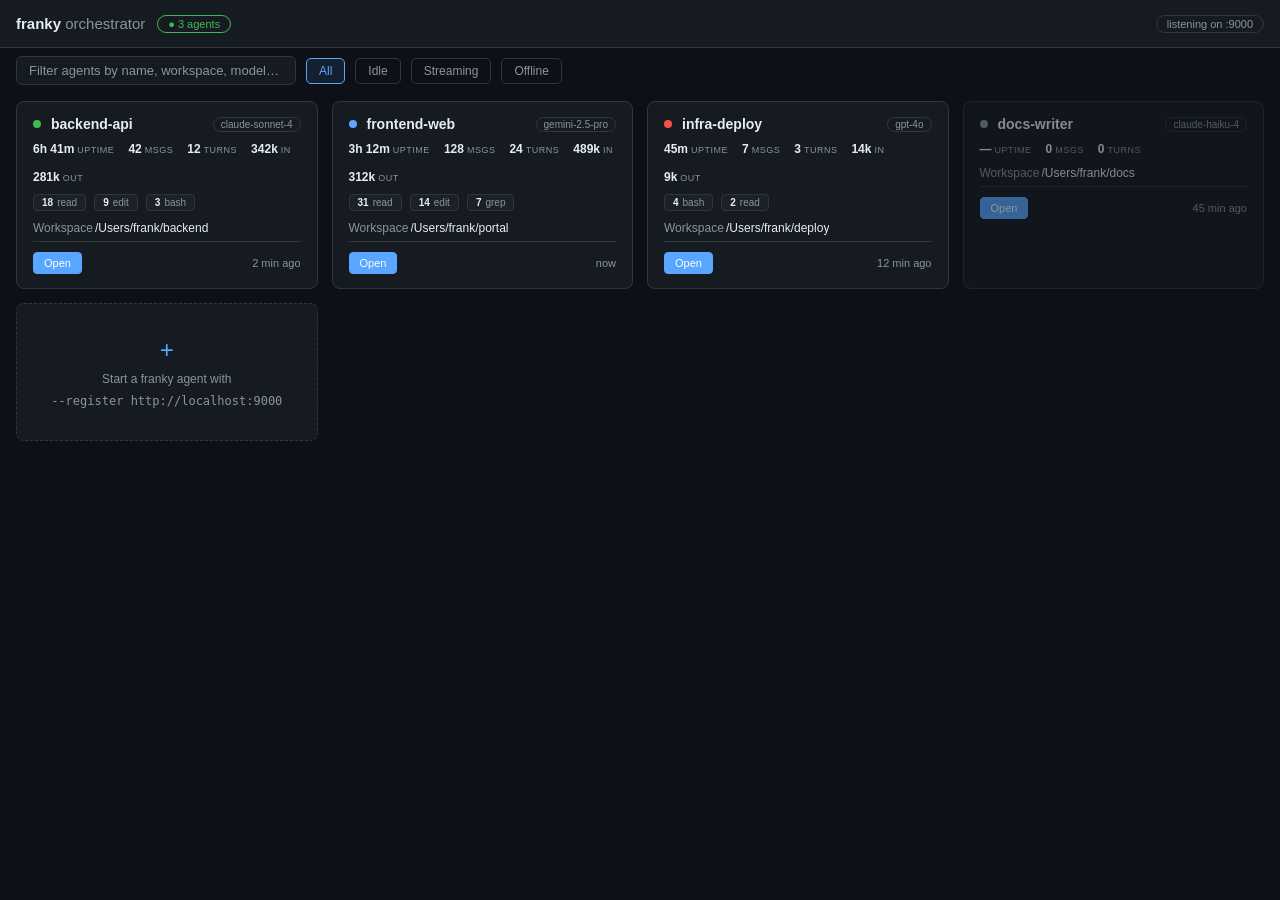
<file: docs/wireframes/wireframe-orchestrator-dashboard.html>
<!DOCTYPE html>
<html lang="en">
<head>
<meta charset="utf-8">
<title>Wireframe — Orchestrator Dashboard</title>
<style>
*, *::before, *::after { box-sizing: border-box; margin: 0; padding: 0; }

:root {
    --bg: #0d1117;
    --panel: #161b22;
    --border: #30363d;
    --text: #e6edf3;
    --muted: #8b949e;
    --accent: #58a6ff;
    --error: #f85149;
    --warn: #d29922;
    --green: #3fb950;
    --tool-bg: #1c2128;
    --card-hover: #1c2128;
}

body {
    font-family: -apple-system, BlinkMacSystemFont, "Segoe UI", sans-serif;
    font-size: 13px;
    background: var(--bg);
    color: var(--text);
    height: 100vh;
    display: flex;
    flex-direction: column;
    overflow: hidden;
}

/* ── Header ──────────────────────────────────────────────────── */
header {
    display: flex;
    align-items: center;
    gap: 12px;
    padding: 0 16px;
    height: 48px;
    background: var(--panel);
    border-bottom: 1px solid var(--border);
    flex-shrink: 0;
}
header h1 { font-size: 15px; font-weight: 700; }
header h1 span { font-weight: 400; color: var(--muted); }
.spacer { flex: 1; }
.orch-pill {
    font-size: 11px;
    padding: 2px 10px;
    border-radius: 10px;
    border: 1px solid var(--border);
    color: var(--muted);
}
.orch-pill.live { color: var(--green); border-color: var(--green); }

/* ── Toolbar ─────────────────────────────────────────────────── */
.toolbar {
    display: flex;
    align-items: center;
    gap: 10px;
    padding: 8px 16px;
    flex-shrink: 0;
}
.toolbar input {
    background: var(--panel);
    border: 1px solid var(--border);
    border-radius: 6px;
    color: var(--text);
    padding: 6px 12px;
    font-size: 13px;
    width: 280px;
}
.toolbar input::placeholder { color: var(--muted); }
.toolbar .filter-btn {
    padding: 5px 12px;
    border: 1px solid var(--border);
    border-radius: 5px;
    background: transparent;
    color: var(--muted);
    font-size: 12px;
    cursor: pointer;
}
.toolbar .filter-btn.active {
    background: rgba(88,166,255,0.1);
    border-color: var(--accent);
    color: var(--accent);
}

/* ── Main grid ───────────────────────────────────────────────── */
main {
    flex: 1;
    overflow-y: auto;
    padding: 8px 16px 32px;
}

.agent-grid {
    display: grid;
    grid-template-columns: repeat(auto-fill, minmax(300px, 1fr));
    gap: 14px;
    max-width: 1400px;
}

/* ── Agent card ──────────────────────────────────────────────── */
.agent-card {
    background: var(--panel);
    border: 1px solid var(--border);
    border-radius: 8px;
    padding: 14px 16px;
    cursor: pointer;
    transition: border-color 120ms, background 120ms;
    position: relative;
}
.agent-card:hover {
    border-color: rgba(88,166,255,0.4);
    background: var(--card-hover);
}

.agent-card-head {
    display: flex;
    align-items: center;
    gap: 10px;
    margin-bottom: 10px;
}
.agent-status-dot {
    width: 8px; height: 8px;
    border-radius: 50%;
    flex-shrink: 0;
}
.agent-status-dot.idle { background: var(--green); }
.agent-status-dot.streaming { background: var(--accent); animation: pulse 1.2s ease-in-out infinite; }
.agent-status-dot.error { background: var(--error); }
.agent-status-dot.offline { background: var(--muted); }

@keyframes pulse { 0%,100% { opacity: 1; } 50% { opacity: 0.3; } }

.agent-name { font-weight: 600; font-size: 14px; }
.agent-model {
    font-size: 10px;
    padding: 1px 7px;
    border-radius: 10px;
    border: 1px solid var(--border);
    color: var(--muted);
    margin-left: auto;
}

/* ── Stats row ────────────────────────────────────────────────── */
.agent-stats {
    display: flex;
    gap: 14px;
    margin-bottom: 10px;
    flex-wrap: wrap;
}
.agent-stats .stat {
    display: flex;
    gap: 3px;
    align-items: baseline;
}
.agent-stats .stat .val {
    font-weight: 600;
    font-size: 12px;
    color: var(--text);
}
.agent-stats .stat .lbl {
    font-size: 9px;
    color: var(--muted);
    text-transform: uppercase;
    letter-spacing: 0.5px;
}

/* ── Tool stats ───────────────────────────────────────────────── */
.agent-tools {
    display: flex;
    gap: 8px;
    margin-bottom: 10px;
    flex-wrap: wrap;
}
.agent-tools .tool-stat {
    font-size: 10px;
    padding: 2px 8px;
    border-radius: 4px;
    background: var(--tool-bg);
    border: 1px solid var(--border);
    color: var(--muted);
    display: flex;
    gap: 4px;
    align-items: center;
}
.agent-tools .tool-stat .tcount {
    color: var(--text);
    font-weight: 600;
}
.agent-tools .tool-stat .tname {
    color: var(--muted);
}

.agent-meta {
    display: flex;
    flex-direction: column;
    gap: 5px;
    font-size: 12px;
    color: var(--muted);
}
.agent-meta-row {
    display: flex;
    align-items: center;
    gap: 6px;
}
.agent-meta-row .label { width: 56px; flex-shrink: 0; color: var(--muted); }
.agent-meta-row .value { color: var(--text); }
.agent-meta-row .value.workspace {
    white-space: nowrap;
    overflow: hidden;
    text-overflow: ellipsis;
}

.agent-footer {
    display: flex;
    align-items: center;
    justify-content: space-between;
    margin-top: 6px;
    padding-top: 10px;
    border-top: 1px solid var(--border);
}
.agent-actions {
    display: flex;
    gap: 6px;
}
.agent-actions button {
    padding: 4px 10px;
    font-size: 11px;
    border: 1px solid var(--border);
    border-radius: 4px;
    background: transparent;
    color: var(--muted);
    cursor: pointer;
}
.agent-actions button.primary {
    background: var(--accent);
    color: #fff;
    border-color: var(--accent);
}
.agent-actions button:hover { opacity: 0.85; }

.last-activity {
    font-size: 11px;
    color: var(--muted);
}

/* ── Empty state ───────────────────────────────────────────── */
.empty-state {
    text-align: center;
    padding: 80px 20px;
    color: var(--muted);
}
.empty-state h2 { font-size: 16px; font-weight: 600; margin-bottom: 8px; color: var(--text); }
.empty-state p { font-size: 13px; line-height: 1.6; }
.empty-state code {
    background: var(--panel);
    padding: 2px 6px;
    border-radius: 4px;
    font-family: monospace;
    font-size: 12px;
    border: 1px solid var(--border);
}

/* ── Add-agent hint ──────────────────────────────────────────── */
.add-hint {
    border-style: dashed;
    border-color: var(--border);
    display: flex;
    flex-direction: column;
    align-items: center;
    justify-content: center;
    padding: 32px;
    gap: 8px;
    color: var(--muted);
    font-size: 12px;
}
.add-hint .plus { font-size: 24px; color: var(--accent); }
</style>
</head>
<body>

<header>
    <h1>franky <span>orchestrator</span></h1>
    <span class="orch-pill live">● 3 agents</span>
    <div class="spacer"></div>
    <span class="orch-pill">listening on :9000</span>
</header>

<div class="toolbar">
    <input type="text" placeholder="Filter agents by name, workspace, model…" />
    <button class="filter-btn active">All</button>
    <button class="filter-btn">Idle</button>
    <button class="filter-btn">Streaming</button>
    <button class="filter-btn">Offline</button>
</div>

<main>
    <div class="agent-grid">

        <!-- Agent 1: idle -->
        <div class="agent-card">
            <div class="agent-card-head">
                <span class="agent-status-dot idle"></span>
                <span class="agent-name">backend-api</span>
                <span class="agent-model">claude-sonnet-4</span>
            </div>
            <div class="agent-stats">
                <div class="stat"><span class="val">6h 41m</span><span class="lbl">uptime</span></div>
                <div class="stat"><span class="val">42</span><span class="lbl">msgs</span></div>
                <div class="stat"><span class="val">12</span><span class="lbl">turns</span></div>
                <div class="stat"><span class="val">342k</span><span class="lbl">in</span></div>
                <div class="stat"><span class="val">281k</span><span class="lbl">out</span></div>
            </div>
            <div class="agent-tools">
                <span class="tool-stat"><span class="tcount">18</span> <span class="tname">read</span></span>
                <span class="tool-stat"><span class="tcount">9</span> <span class="tname">edit</span></span>
                <span class="tool-stat"><span class="tcount">3</span> <span class="tname">bash</span></span>
            </div>
            <div class="agent-meta">
                <div class="agent-meta-row">
                    <span class="label">Workspace</span>
                    <span class="value workspace">/Users/frank/backend</span>
                </div>
            </div>
            <div class="agent-footer">
                <div class="agent-actions">
                    <button class="primary">Open</button>
                </div>
                <span class="last-activity">2 min ago</span>
            </div>
        </div>

        <!-- Agent 2: streaming -->
        <div class="agent-card">
            <div class="agent-card-head">
                <span class="agent-status-dot streaming"></span>
                <span class="agent-name">frontend-web</span>
                <span class="agent-model">gemini-2.5-pro</span>
            </div>
            <div class="agent-stats">
                <div class="stat"><span class="val">3h 12m</span><span class="lbl">uptime</span></div>
                <div class="stat"><span class="val">128</span><span class="lbl">msgs</span></div>
                <div class="stat"><span class="val">24</span><span class="lbl">turns</span></div>
                <div class="stat"><span class="val">489k</span><span class="lbl">in</span></div>
                <div class="stat"><span class="val">312k</span><span class="lbl">out</span></div>
            </div>
            <div class="agent-tools">
                <span class="tool-stat"><span class="tcount">31</span> <span class="tname">read</span></span>
                <span class="tool-stat"><span class="tcount">14</span> <span class="tname">edit</span></span>
                <span class="tool-stat"><span class="tcount">7</span> <span class="tname">grep</span></span>
            </div>
            <div class="agent-meta">
                <div class="agent-meta-row">
                    <span class="label">Workspace</span>
                    <span class="value workspace">/Users/frank/portal</span>
                </div>
            </div>
            <div class="agent-footer">
                <div class="agent-actions">
                    <button class="primary">Open</button>
                </div>
                <span class="last-activity">now</span>
            </div>
        </div>

        <!-- Agent 3: error -->
        <div class="agent-card">
            <div class="agent-card-head">
                <span class="agent-status-dot error"></span>
                <span class="agent-name">infra-deploy</span>
                <span class="agent-model">gpt-4o</span>
            </div>
            <div class="agent-stats">
                <div class="stat"><span class="val">45m</span><span class="lbl">uptime</span></div>
                <div class="stat"><span class="val">7</span><span class="lbl">msgs</span></div>
                <div class="stat"><span class="val">3</span><span class="lbl">turns</span></div>
                <div class="stat"><span class="val">14k</span><span class="lbl">in</span></div>
                <div class="stat"><span class="val">9k</span><span class="lbl">out</span></div>
            </div>
            <div class="agent-tools">
                <span class="tool-stat"><span class="tcount">4</span> <span class="tname">bash</span></span>
                <span class="tool-stat"><span class="tcount">2</span> <span class="tname">read</span></span>
            </div>
            <div class="agent-meta">
                <div class="agent-meta-row">
                    <span class="label">Workspace</span>
                    <span class="value workspace">/Users/frank/deploy</span>
                </div>
            </div>
            <div class="agent-footer">
                <div class="agent-actions">
                    <button class="primary">Open</button>
                </div>
                <span class="last-activity">12 min ago</span>
            </div>
        </div>

        <!-- Agent 4: offline -->
        <div class="agent-card" style="opacity:0.55;">
            <div class="agent-card-head">
                <span class="agent-status-dot offline"></span>
                <span class="agent-name">docs-writer</span>
                <span class="agent-model">claude-haiku-4</span>
            </div>
            <div class="agent-stats">
                <div class="stat"><span class="val">—</span><span class="lbl">uptime</span></div>
                <div class="stat"><span class="val">0</span><span class="lbl">msgs</span></div>
                <div class="stat"><span class="val">0</span><span class="lbl">turns</span></div>
            </div>
            <div class="agent-meta">
                <div class="agent-meta-row">
                    <span class="label">Workspace</span>
                    <span class="value workspace">/Users/frank/docs</span>
                </div>
            </div>
            <div class="agent-footer">
                <div class="agent-actions">
                    <button class="primary">Open</button>
                </div>
                <span class="last-activity">45 min ago</span>
            </div>
        </div>

        <!-- Add agent hint -->
        <div class="agent-card add-hint">
            <span class="plus">+</span>
            <span>Start a franky agent with</span>
            <code>--register http://localhost:9000</code>
        </div>

    </div>
</main>

</body>
</html>
</file>
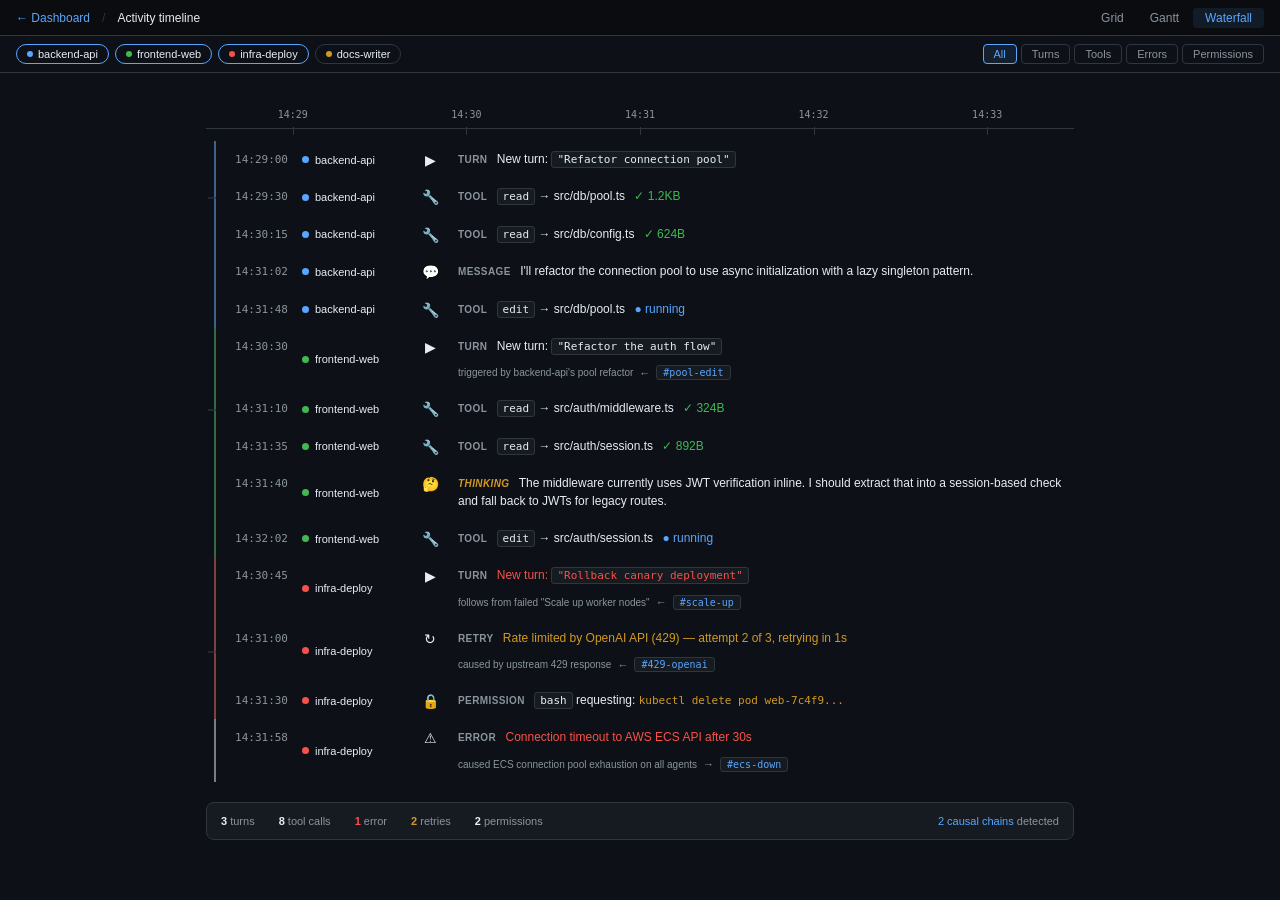
<file: docs/wireframes/wireframe-orchestrator-timeline-v3.html>
<!DOCTYPE html>
<html lang="en">
<head>
<meta charset="utf-8">
<title>Wireframe — Orchestrator Timeline (v3 Waterfall)</title>
<style>
*, *::before, *::after { box-sizing: border-box; margin: 0; padding: 0; }

:root {
    --bg: #0d1117;
    --panel: #161b22;
    --border: #30363d;
    --text: #e6edf3;
    --muted: #8b949e;
    --accent: #58a6ff;
    --error: #f85149;
    --warn: #d29922;
    --green: #3fb950;
    --tool-bg: #1c2128;
    --hover-bg: rgba(255,255,255,0.03);
    --line-color: rgba(48,54,61,0.6);
    --agent-api: #58a6ff;
    --agent-web: #3fb950;
    --agent-ops: #f85149;
    --agent-docs: #d29922;
}

body {
    font-family: -apple-system, BlinkMacSystemFont, "Segoe UI", sans-serif;
    font-size: 13px;
    background: var(--bg);
    color: var(--text);
    height: 100vh;
    display: flex;
    flex-direction: column;
    overflow: hidden;
}

/* ── Orchestrator chrome ─────────────────────────────────────── */
.topbar {
    display: flex;
    align-items: center;
    gap: 12px;
    padding: 0 16px;
    height: 36px;
    background: #0a0c10;
    border-bottom: 1px solid var(--border);
    flex-shrink: 0;
    font-size: 12px;
}
.topbar a { color: var(--accent); text-decoration: none; }
.topbar a:hover { text-decoration: underline; }
.topbar .sep { color: var(--border); }
.topbar .spacer { flex: 1; }
.topbar .view-tabs { display: flex; gap: 2px; }
.topbar .view-tab {
    padding: 3px 12px;
    border-radius: 4px;
    color: var(--muted);
    cursor: pointer;
    font-size: 12px;
}
.topbar .view-tab.active {
    background: rgba(88,166,255,0.1);
    color: var(--accent);
}

/* ── Toolbar ─────────────────────────────────────────────────── */
.toolbar {
    display: flex;
    align-items: center;
    gap: 12px;
    padding: 8px 16px;
    border-bottom: 1px solid var(--border);
    flex-shrink: 0;
}
.toolbar .spacer { flex: 1; }

.agent-filter {
    display: flex;
    gap: 6px;
}
.agent-tag {
    display: flex;
    align-items: center;
    gap: 5px;
    padding: 3px 10px;
    border-radius: 12px;
    font-size: 11px;
    border: 1px solid var(--border);
    cursor: pointer;
    user-select: none;
}
.agent-tag.active { border-color: var(--accent); }
.agent-tag .dot { width: 6px; height: 6px; border-radius: 50%; }
.agent-tag .dot.api { background: var(--agent-api); }
.agent-tag .dot.web { background: var(--agent-web); }
.agent-tag .dot.ops { background: var(--agent-ops); }
.agent-tag .dot.docs { background: var(--agent-docs); }

.event-type-filter {
    display: flex;
    gap: 4px;
    font-size: 11px;
}
.event-type-filter .et-btn {
    padding: 3px 10px;
    border-radius: 4px;
    border: 1px solid var(--border);
    background: transparent;
    color: var(--muted);
    cursor: pointer;
}
.event-type-filter .et-btn.active {
    background: rgba(88,166,255,0.1);
    border-color: var(--accent);
    color: var(--accent);
}

/* ── Main ────────────────────────────────────────────────────── */
main {
    flex: 1;
    overflow-y: auto;
    padding: 0;
}

/* ── Waterfall layout ────────────────────────────────────────── */
.waterfall {
    max-width: 900px;
    margin: 0 auto;
    padding: 20px 16px 32px;
}

/* ── Time tick marks ─────────────────────────────────────────── */
.time-axis {
    position: sticky;
    top: 0;
    background: var(--bg);
    z-index: 2;
    padding-bottom: 8px;
    display: flex;
    align-items: flex-end;
    height: 36px;
    border-bottom: 1px solid var(--border);
    margin-bottom: 12px;
}
.time-axis .tick {
    flex: 1;
    font-size: 10px;
    color: var(--muted);
    text-align: center;
    font-family: monospace;
    font-variant-numeric: tabular-nums;
    position: relative;
}
.time-axis .tick::before {
    content: '';
    position: absolute;
    top: 18px;
    left: 50%;
    height: 8px;
    width: 1px;
    background: var(--border);
}

/* ── Waterfall entry (a single event as a vertical column) ──── */
.waterfall-entry {
    position: relative;
    display: flex;
    gap: 14px;
    padding: 10px 0 10px 12px;
    /* Connect with lines to show causality */
    border-left: 2px solid transparent;
    transition: border-color 120ms;
    margin-left: 8px;
}
.waterfall-entry:hover {
    background: var(--hover-bg);
    border-radius: 0 6px 6px 0;
}
/* Vertical connector line */
.waterfall-entry::before {
    content: '';
    position: absolute;
    left: -2px;
    top: 0;
    bottom: 0;
    width: 2px;
    background: var(--line-color);
}
.waterfall-entry:first-child::before { top: 50%; }
.waterfall-entry:last-child::before { bottom: 50%; }

/* ── Horizontal branch connector ─────────────────────────────── */
.waterfall-entry.has-parent::after {
    content: '';
    position: absolute;
    left: -8px;
    top: 50%;
    width: 8px;
    height: 2px;
    background: var(--line-color);
}

/* ── Time column ─────────────────────────────────────────────── */
.wf-time {
    font-size: 11px;
    color: var(--muted);
    font-family: monospace;
    font-variant-numeric: tabular-nums;
    width: 60px;
    flex-shrink: 0;
    padding-top: 2px;
    text-align: right;
}

/* ── Agent badge column ──────────────────────────────────────── */
.wf-agent {
    width: 100px;
    flex-shrink: 0;
    display: flex;
    align-items: center;
    gap: 6px;
    font-size: 11px;
    font-weight: 500;
}
.wf-agent .dot {
    width: 7px; height: 7px;
    border-radius: 50%;
    flex-shrink: 0;
}
.wf-agent .dot.api { background: var(--agent-api); }
.wf-agent .dot.web { background: var(--agent-web); }
.wf-agent .dot.ops { background: var(--agent-ops); }
.wf-agent .dot.docs { background: var(--agent-docs); }

/* ── Event badge ─────────────────────────────────────────────── */
.wf-badge {
    width: 28px;
    flex-shrink: 0;
    text-align: center;
    font-size: 14px;
    padding-top: 1px;
}

/* ── Event content ───────────────────────────────────────────── */
.wf-content {
    flex: 1;
    min-width: 0;
    display: flex;
    flex-direction: column;
    gap: 4px;
}

.wf-title {
    font-size: 12px;
    line-height: 1.45;
    color: var(--text);
}
.wf-title .wf-kind {
    font-size: 10px;
    text-transform: uppercase;
    letter-spacing: 0.4px;
    color: var(--muted);
    font-weight: 600;
    margin-right: 6px;
}
.wf-title .wf-highlight {
    font-family: monospace;
    font-size: 11px;
    padding: 1px 5px;
    border-radius: 3px;
    background: var(--panel);
    border: 1px solid var(--border);
}

/* ── Row variants ────────────────────────────────────────────── */
.wf-error .wf-title { color: var(--error); }
.wf-tool .wf-title { color: var(--text); }
.wf-msg .wf-title { color: var(--text); }
.wf-retry .wf-title { color: var(--warn); }

/* ── Causality arrows (visual) ──────────────────────────────── */
.wf-causal {
    margin-top: 6px;
    display: flex;
    gap: 6px;
    align-items: center;
    font-size: 10px;
    color: var(--muted);
}
.wf-causal .arrow {
    color: var(--muted);
    font-size: 11px;
}
.wf-causal .cause-link {
    padding: 1px 6px;
    border-radius: 3px;
    border: 1px solid var(--border);
    background: var(--panel);
    cursor: pointer;
    color: var(--accent);
    font-family: monospace;
    font-size: 10px;
}
.wf-causal .cause-link:hover { border-color: var(--accent); }

/* ── Empty state ─────────────────────────────────────────────── */
.empty-state {
    text-align: center;
    padding: 80px 20px;
    color: var(--muted);
}
.empty-state h2 { font-size: 16px; font-weight: 600; margin-bottom: 8px; color: var(--text); }
</style>
</head>
<body>

<!-- Orchestrator chrome -->
<div class="topbar">
    <a href="#">← Dashboard</a>
    <span class="sep">/</span>
    <span>Activity timeline</span>
    <span class="spacer"></span>
    <div class="view-tabs">
        <span class="view-tab">Grid</span>
        <span class="view-tab">Gantt</span>
        <span class="view-tab active">Waterfall</span>
    </div>
</div>

<!-- Toolbar -->
<div class="toolbar">
    <div class="agent-filter">
        <span class="agent-tag active"><span class="dot api"></span> backend-api</span>
        <span class="agent-tag active"><span class="dot web"></span> frontend-web</span>
        <span class="agent-tag active"><span class="dot ops"></span> infra-deploy</span>
        <span class="agent-tag"><span class="dot docs"></span> docs-writer</span>
    </div>
    <div class="spacer"></div>
    <div class="event-type-filter">
        <span class="et-btn active">All</span>
        <span class="et-btn">Turns</span>
        <span class="et-btn">Tools</span>
        <span class="et-btn">Errors</span>
        <span class="et-btn">Permissions</span>
    </div>
</div>

<main>
    <div class="waterfall">

        <!-- Time axis -->
        <div class="time-axis">
            <span class="tick">14:29</span>
            <span class="tick">14:30</span>
            <span class="tick">14:31</span>
            <span class="tick">14:32</span>
            <span class="tick">14:33</span>
        </div>

        <!-- ========================================================== -->
        <!-- BRANCH 1: backend-api — "Refactor connection pool" turn    -->
        <!-- ========================================================== -->

        <!-- Turn start (root event) -->
        <div class="waterfall-entry" style="border-left-color:var(--agent-api);">
            <span class="wf-time">14:29:00</span>
            <div class="wf-agent"><span class="dot api"></span> backend-api</div>
            <span class="wf-badge">▶</span>
            <div class="wf-content">
                <div class="wf-title">
                    <span class="wf-kind">turn</span>
                    New turn: <span class="wf-highlight">"Refactor connection pool"</span>
                </div>
            </div>
        </div>

        <!-- Tool: read pool.ts -->
        <div class="waterfall-entry wf-tool has-parent" style="border-left-color:var(--agent-api);">
            <span class="wf-time">14:29:30</span>
            <div class="wf-agent"><span class="dot api"></span> backend-api</div>
            <span class="wf-badge">🔧</span>
            <div class="wf-content">
                <div class="wf-title">
                    <span class="wf-kind">tool</span>
                    <span class="wf-highlight">read</span> → src/db/pool.ts  <span style="color:var(--green);margin-left:6px;">✓ 1.2KB</span>
                </div>
            </div>
        </div>

        <!-- Tool: read config.ts -->
        <div class="waterfall-entry wf-tool" style="border-left-color:var(--agent-api);">
            <span class="wf-time">14:30:15</span>
            <div class="wf-agent"><span class="dot api"></span> backend-api</div>
            <span class="wf-badge">🔧</span>
            <div class="wf-content">
                <div class="wf-title">
                    <span class="wf-kind">tool</span>
                    <span class="wf-highlight">read</span> → src/db/config.ts  <span style="color:var(--green);margin-left:6px;">✓ 624B</span>
                </div>
            </div>
        </div>

        <!-- Message: thinking about approach -->
        <div class="waterfall-entry wf-msg" style="border-left-color:var(--agent-api);">
            <span class="wf-time">14:31:02</span>
            <div class="wf-agent"><span class="dot api"></span> backend-api</div>
            <span class="wf-badge">💬</span>
            <div class="wf-content">
                <div class="wf-title">
                    <span class="wf-kind">message</span>
                    I'll refactor the connection pool to use async initialization with a lazy singleton pattern.
                </div>
            </div>
        </div>

        <!-- Tool: edit pool.ts -->
        <div class="waterfall-entry wf-tool expanded" style="border-left-color:var(--agent-api);">
            <span class="wf-time">14:31:48</span>
            <div class="wf-agent"><span class="dot api"></span> backend-api</div>
            <span class="wf-badge">🔧</span>
            <div class="wf-content">
                <div class="wf-title">
                    <span class="wf-kind">tool</span>
                    <span class="wf-highlight">edit</span> → src/db/pool.ts  <span style="color:var(--accent);margin-left:6px;">● running</span>
                </div>
            </div>
        </div>

        <!-- ========================================================== -->
        <!-- BRANCH 2: frontend-web — "Refactor auth flow" turn         -->
        <!-- ========================================================== -->

        <!-- Turn start (root event) — note causal arrow from backend-api turn above -->
        <div class="waterfall-entry" style="border-left-color:var(--agent-web);">
            <span class="wf-time">14:30:30</span>
            <div class="wf-agent"><span class="dot web"></span> frontend-web</div>
            <span class="wf-badge">▶</span>
            <div class="wf-content">
                <div class="wf-title">
                    <span class="wf-kind">turn</span>
                    New turn: <span class="wf-highlight">"Refactor the auth flow"</span>
                </div>
                <div class="wf-causal">
                    <span>triggered by backend-api's pool refactor</span>
                    <span class="arrow">←</span>
                    <span class="cause-link">#pool-edit</span>
                </div>
            </div>
        </div>

        <!-- Tool: read middleware.ts -->
        <div class="waterfall-entry wf-tool has-parent" style="border-left-color:var(--agent-web);">
            <span class="wf-time">14:31:10</span>
            <div class="wf-agent"><span class="dot web"></span> frontend-web</div>
            <span class="wf-badge">🔧</span>
            <div class="wf-content">
                <div class="wf-title">
                    <span class="wf-kind">tool</span>
                    <span class="wf-highlight">read</span> → src/auth/middleware.ts  <span style="color:var(--green);margin-left:6px;">✓ 324B</span>
                </div>
            </div>
        </div>

        <!-- Tool: read session.ts -->
        <div class="waterfall-entry wf-tool" style="border-left-color:var(--agent-web);">
            <span class="wf-time">14:31:35</span>
            <div class="wf-agent"><span class="dot web"></span> frontend-web</div>
            <span class="wf-badge">🔧</span>
            <div class="wf-content">
                <div class="wf-title">
                    <span class="wf-kind">tool</span>
                    <span class="wf-highlight">read</span> → src/auth/session.ts  <span style="color:var(--green);margin-left:6px;">✓ 892B</span>
                </div>
            </div>
        </div>

        <!-- Thinking message -->
        <div class="waterfall-entry wf-msg" style="border-left-color:var(--agent-web);">
            <span class="wf-time">14:31:40</span>
            <div class="wf-agent"><span class="dot web"></span> frontend-web</div>
            <span class="wf-badge">🤔</span>
            <div class="wf-content">
                <div class="wf-title">
                    <span class="wf-kind" style="color:var(--warn);font-style:italic;">thinking</span>
                    The middleware currently uses JWT verification inline. I should extract that into a session-based check and fall back to JWTs for legacy routes.
                </div>
            </div>
        </div>

        <!-- Tool: edit session.ts (active) -->
        <div class="waterfall-entry wf-tool expanded" style="border-left-color:var(--agent-web);">
            <span class="wf-time">14:32:02</span>
            <div class="wf-agent"><span class="dot web"></span> frontend-web</div>
            <span class="wf-badge">🔧</span>
            <div class="wf-content">
                <div class="wf-title">
                    <span class="wf-kind">tool</span>
                    <span class="wf-highlight">edit</span> → src/auth/session.ts  <span style="color:var(--accent);margin-left:6px;">● running</span>
                </div>
            </div>
        </div>

        <!-- ========================================================== -->
        <!-- BRANCH 3: infra-deploy — "Rollback canary" turn (error)    -->
        <!-- ========================================================== -->

        <!-- Turn start — note causal link to "Scale up" -->
        <div class="waterfall-entry wf-error" style="border-left-color:var(--agent-ops);">
            <span class="wf-time">14:30:45</span>
            <div class="wf-agent"><span class="dot ops"></span> infra-deploy</div>
            <span class="wf-badge">▶</span>
            <div class="wf-content">
                <div class="wf-title" style="color:var(--error);">
                    <span class="wf-kind">turn</span>
                    New turn: <span class="wf-highlight" style="color:var(--error);">"Rollback canary deployment"</span>
                </div>
                <div class="wf-causal">
                    <span>follows from failed "Scale up worker nodes"</span>
                    <span class="arrow">←</span>
                    <span class="cause-link">#scale-up</span>
                </div>
            </div>
        </div>

        <!-- Retry event -->
        <div class="waterfall-entry wf-retry has-parent" style="border-left-color:var(--agent-ops);">
            <span class="wf-time">14:31:00</span>
            <div class="wf-agent"><span class="dot ops"></span> infra-deploy</div>
            <span class="wf-badge">↻</span>
            <div class="wf-content">
                <div class="wf-title">
                    <span class="wf-kind">retry</span>
                    Rate limited by OpenAI API (429) — attempt 2 of 3, retrying in 1s
                </div>
                <div class="wf-causal">
                    <span>caused by upstream 429 response</span>
                    <span class="arrow">←</span>
                    <span class="cause-link">#429-openai</span>
                </div>
            </div>
        </div>

        <!-- Permission request -->
        <div class="waterfall-entry" style="border-left-color:var(--agent-ops);">
            <span class="wf-time">14:31:30</span>
            <div class="wf-agent"><span class="dot ops"></span> infra-deploy</div>
            <span class="wf-badge">🔒</span>
            <div class="wf-content">
                <div class="wf-title">
                    <span class="wf-kind">permission</span>
                    <span class="wf-highlight">bash</span>
                    requesting: <span style="font-family:monospace;font-size:11px;color:var(--warn);">kubectl delete pod web-7c4f9...</span>
                </div>
            </div>
        </div>

        <!-- Error event (fatal) -->
        <div class="waterfall-entry wf-error expanded" style="border-left-color:var(--agent-error);">
            <span class="wf-time">14:31:58</span>
            <div class="wf-agent"><span class="dot ops"></span> infra-deploy</div>
            <span class="wf-badge">⚠</span>
            <div class="wf-content">
                <div class="wf-title">
                    <span class="wf-kind">error</span>
                    Connection timeout to AWS ECS API after 30s
                </div>
                <div class="wf-causal">
                    <span>caused ECS connection pool exhaustion on all agents</span>
                    <span class="arrow">→</span>
                    <span class="cause-link">#ecs-down</span>
                </div>
            </div>
        </div>

        <!-- ========================================================== -->
        <!-- Summary / end of window                                     -->
        <!-- ========================================================== -->
        <div style="margin-top:20px;padding:12px 14px;background:var(--panel);border:1px solid var(--border);border-radius:8px;display:flex;gap:24px;font-size:11px;color:var(--muted);">
            <span><span style="color:var(--text);font-weight:600;">3</span> turns</span>
            <span><span style="color:var(--text);font-weight:600;">8</span> tool calls</span>
            <span><span style="color:var(--error);font-weight:600;">1</span> error</span>
            <span><span style="color:var(--warn);font-weight:600;">2</span> retries</span>
            <span><span style="color:var(--text);font-weight:600;">2</span> permissions</span>
            <span style="margin-left:auto;"><span style="color:var(--accent);">2 causal chains</span> detected</span>
        </div>

    </div>
</main>

</body>
</html>
</file>
